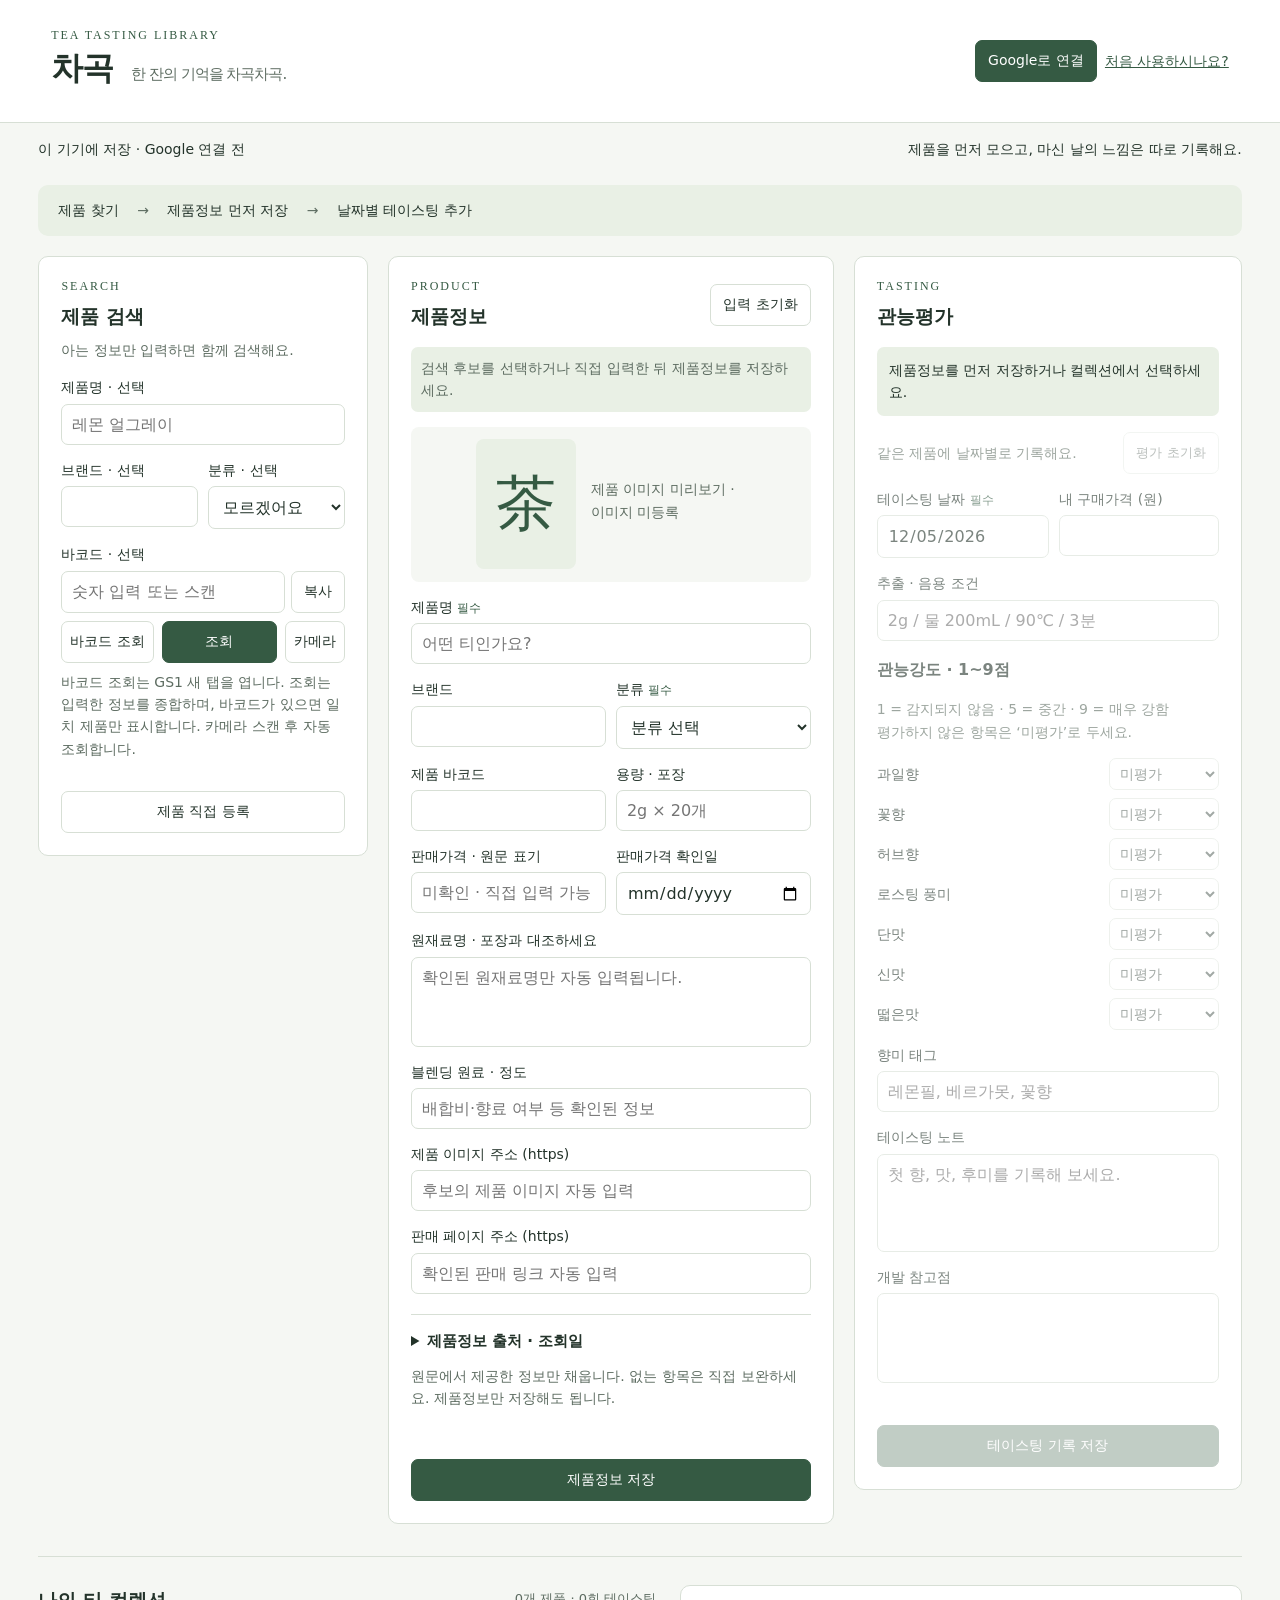
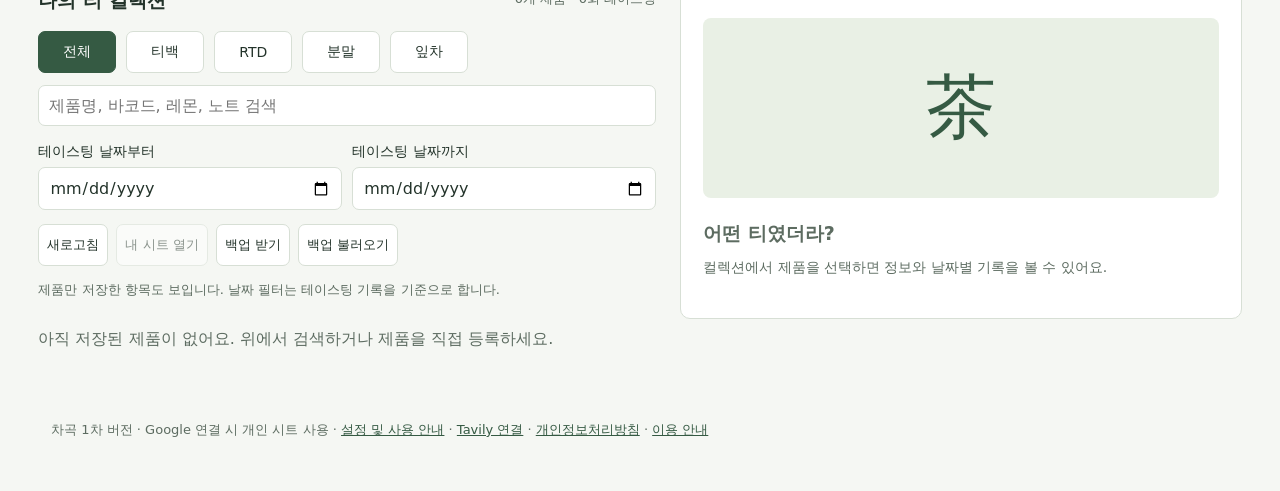
<file: index.html>
<!doctype html>
<html lang="ko"><head><meta charset="utf-8"><meta name="viewport" content="width=device-width, initial-scale=1"><meta name="referrer" content="no-referrer"><title>차곡 · Tea Library</title><link rel="stylesheet" href="style.css"><link rel="stylesheet" href="rtd.css"><link rel="stylesheet" href="lookup.css"><link rel="stylesheet" href="camera.css"><link rel="stylesheet" href="catalog.css"><script src="config.js"></script><script src="https://accounts.google.com/gsi/client" async defer></script><script type="module" src="app.mjs"></script></head>
<body><header><a href="./" id="reload-home" class="brand-home" aria-label="차곡 새로고침" title="차곡 새로고침"><p class="eyebrow">TEA TASTING LIBRARY</p><h1>차곡<span>한 잔의 기억을 차곡차곡.</span></h1></a><div class="actions"><button id="connect" class="primary">Google로 연결</button><button id="disconnect" hidden>연결 해제</button><a href="guide.html">처음 사용하시나요?</a></div></header>
<main>
<div class="notice"><span id="account">이 기기에 저장 · Google 연결 전</span><span id="status" role="status" aria-live="polite">제품을 먼저 모으고, 마신 날의 느낌은 따로 기록해요.</span></div>
<p class="flow-guide">제품 찾기 <span>→</span> 제품정보 먼저 저장 <span>→</span> 날짜별 테이스팅 추가</p>
<div class="workspace catalog-workspace">
<section class="entry search-entry" aria-labelledby="search-title"><p class="eyebrow">SEARCH</p><h2 id="search-title">제품 검색</h2><p class="help">아는 정보만 입력하면 함께 검색해요.</p>
<form id="lookup-form" novalidate>
<label for="query-name">제품명 · 선택</label><input id="query-name" name="제품명" maxlength="100" placeholder="레몬 얼그레이">
<div class="pair"><div><label for="query-brand">브랜드 · 선택</label><input id="query-brand" name="브랜드" maxlength="100"></div><div><label for="query-category">분류 · 선택</label><select id="query-category" name="분류"><option value="">모르겠어요</option><option>티백</option><option>RTD</option><option>분말</option><option>잎차</option></select></div></div>
<label for="query-barcode">바코드 · 선택</label><div class="lookup-actions barcode-input-actions"><input id="query-barcode" name="바코드" inputmode="numeric" maxlength="40" placeholder="숫자 입력 또는 스캔"><button type="button" id="copy-barcode" aria-label="바코드 복사">복사</button></div>
<div class="toolbar barcode-search-actions"><button type="button" id="lookup-gs1">바코드 조회</button><button type="submit" id="lookup-search" class="primary">조회</button><button type="button" id="scan">카메라</button></div>
<p class="help">바코드 조회는 GS1 새 탭을 엽니다. 조회는 입력한 정보를 종합하며, 바코드가 있으면 일치 제품만 표시합니다. 카메라 스캔 후 자동 조회합니다.</p>
</form>
<div id="lookup-panel" class="lookup-panel" role="region" aria-label="제품정보 조회 결과" hidden><div class="section-head"><h3>검색 후보</h3><button type="button" id="close-lookup">닫기</button></div><p id="lookup-status" role="status" aria-live="polite"></p><div id="lookup-results"></div><div id="lookup-preview" hidden></div></div>
<button type="button" id="new-product" class="full">제품 직접 등록</button></section>
<section class="entry product-entry" aria-labelledby="product-title"><div class="section-head"><div><p class="eyebrow">PRODUCT</p><h2 id="product-title">제품정보</h2></div><button type="button" id="reset-entry">입력 초기화</button></div>
<p id="product-state" class="help">검색 후보를 선택하거나 직접 입력하세요.</p>
<form id="product-form" novalidate>
<div id="product-image-preview" class="product-image-preview" aria-live="polite"><div class="tea-mark">茶</div><p class="help">제품 이미지 미리보기</p></div>
<label for="name">제품명 <span class="required">필수</span></label><input id="name" name="제품명" maxlength="200" required placeholder="어떤 티인가요?">
<div class="pair"><div><label for="brand">브랜드</label><input id="brand" name="브랜드" maxlength="150"></div><div><label for="category">분류 <span class="required">필수</span></label><select id="category" name="분류" required><option value="">분류 선택</option><option>티백</option><option>RTD</option><option>분말</option><option>잎차</option></select></div></div>
<div class="pair"><div><label for="product-barcode">제품 바코드</label><input id="product-barcode" name="바코드" inputmode="numeric" maxlength="40"></div><div><label for="volume">용량 · 포장</label><input id="volume" name="용량" placeholder="2g × 20개"></div></div>
<div class="pair"><div><label for="sale-price">판매가격 · 원문 표기</label><input id="sale-price" name="판매가격" maxlength="100" placeholder="미확인 · 직접 입력 가능"></div><div><label for="sale-date">판매가격 확인일</label><input id="sale-date" name="판매가격확인일" type="date"></div></div>
<label for="ingredients">원재료명 · 포장과 대조하세요</label><textarea id="ingredients" name="원재료표기" rows="3" maxlength="10000" placeholder="확인된 원재료명만 자동 입력됩니다."></textarea>
<label for="blend">블렌딩 원료 · 정도</label><input id="blend" name="블렌딩" placeholder="배합비·향료 여부 등 확인된 정보">
<label for="image">제품 이미지 주소 (https)</label><input id="image" name="이미지URL" type="url" placeholder="후보의 제품 이미지 자동 입력"><a id="open-image" class="product-shortcut" target="_blank" rel="noopener noreferrer" hidden>이미지 열기</a>
<label for="purchase">판매 페이지 주소 (https)</label><input id="purchase" name="구매URL" type="url" placeholder="확인된 판매 링크 자동 입력"><a id="open-purchase" class="product-shortcut" target="_blank" rel="noopener noreferrer" hidden>판매 페이지 열기</a>
<details id="product-extra"><summary>제품정보 출처 · 조회일</summary><label for="source-url">제품정보 원문 주소 (https)</label><input id="source-url" name="제품정보출처" type="url"><a id="open-source" class="product-shortcut" target="_blank" rel="noopener noreferrer" hidden>정보 원문 열기</a> <a id="open-official-notice" class="product-shortcut" target="_blank" rel="noopener noreferrer" hidden>공식몰 상품고시 열기</a><input type="hidden" name="공식몰상품고시URL"><input type="hidden" name="제품정보조회일"><input type="hidden" name="제품정보반영항목"><p id="source-summary" class="help"></p></details>
<p class="help">원문에서 제공한 정보만 채웁니다. 없는 항목은 직접 보완하세요. 제품정보만 저장해도 됩니다.</p><p id="product-error" class="error" role="alert"></p><button type="submit" id="save-product" class="primary full">제품정보 저장</button>
</form></section>
<section class="entry tasting-entry" aria-labelledby="tasting-title"><p class="eyebrow">TASTING</p><h2 id="tasting-title">관능평가</h2><p id="tasting-product" class="tasting-product">제품정보를 먼저 저장하거나 컬렉션에서 선택하세요.</p>
<form id="record-form" novalidate><fieldset id="tasting-fields" disabled><legend class="sr-only">선택한 제품의 날짜별 관능평가</legend>
<div class="section-head"><span class="help">같은 제품에 날짜별로 기록해요.</span><button type="button" id="reset-tasting">평가 초기화</button></div>
<div class="pair"><div><label for="date">테이스팅 날짜 <span class="required">필수</span></label><input type="date" id="date" name="테이스팅일" required></div><div><label for="price">내 구매가격 (원)</label><input id="price" name="가격_원" type="number" min="0" step="1"></div></div>
<label for="conditions">추출 · 음용 조건</label><input id="conditions" name="추출조건" placeholder="2g / 물 200mL / 90℃ / 3분">
<fieldset id="rtd-fields" hidden><legend>RTD 이화학 측정값 · 선택 입력</legend><div class="pair"><div><label for="brix">Brix (°Bx)</label><input id="brix" name="Brix" type="number" min="0" max="100" step="any" inputmode="decimal"></div><div><label for="ph">pH</label><input id="ph" name="pH" type="number" min="0" max="14" step="any" inputmode="decimal"></div></div><label for="acidity">적정산도 (%)</label><input id="acidity" name="산도" type="number" min="0" max="100" step="any" inputmode="decimal"><label for="acid-basis">산도 환산 기준 · 단위</label><input id="acid-basis" name="산도기준" placeholder="예: 구연산 환산, g/100mL"><p class="help">산도 입력 시 환산 기준을 함께 기록하세요.</p></fieldset>
<h3>관능강도 · 1~9점</h3><p class="help">1 = 감지되지 않음 · 5 = 중간 · 9 = 매우 강함<br>평가하지 않은 항목은 ‘미평가’로 두세요.</p><div id="sensory"></div>
<label for="tags">향미 태그</label><input id="tags" name="향미태그" placeholder="레몬필, 베르가못, 꽃향">
<label for="note">테이스팅 노트</label><textarea id="note" name="테이스팅노트" rows="4" placeholder="첫 향, 맛, 후미를 기록해 보세요."></textarea>
<label for="reference">개발 참고점</label><textarea id="reference" name="개발참고" rows="2"></textarea>
<p id="form-error" class="error" role="alert"></p><button type="submit" id="save" class="primary full">테이스팅 기록 저장</button></fieldset></form></section>
</div>
<div class="library-workspace"><section class="collection" aria-labelledby="collection-title"><div class="section-head"><h2 id="collection-title">나의 티 컬렉션</h2><span id="count" class="muted"></span></div>
<nav id="categories" aria-label="제품 분류"><button data-category="전체" aria-pressed="true">전체</button><button data-category="티백" aria-pressed="false">티백</button><button data-category="RTD" aria-pressed="false">RTD</button><button data-category="분말" aria-pressed="false">분말</button><button data-category="잎차" aria-pressed="false">잎차</button></nav>
<div class="input-action"><input id="search" aria-label="저장된 티 검색" placeholder="제품명, 바코드, 레몬, 노트 검색"><button id="clear-search" aria-label="검색어 지우기" hidden>지우기</button></div>
<div class="pair filters"><div><label for="from">테이스팅 날짜부터</label><input id="from" type="date"></div><div><label for="until">테이스팅 날짜까지</label><input id="until" type="date"></div></div><div class="toolbar"><button id="refresh">새로고침</button><button id="sheet" disabled>내 시트 열기</button><button id="export">백업 받기</button><button id="import">백업 불러오기</button><input id="import-file" type="file" accept="application/json,.json" hidden></div><p class="help">제품만 저장한 항목도 보입니다. 날짜 필터는 테이스팅 기록을 기준으로 합니다.</p><div id="list"></div><button id="more" hidden>20개 더 보기</button></section>
<aside class="detail" id="detail" aria-label="선택한 제품과 테이스팅 기록"><div class="empty"><div class="tea-mark">茶</div><h2>어떤 티였더라?</h2><p>컬렉션에서 제품을 선택하면 정보와 날짜별 기록을 볼 수 있어요.</p></div></aside></div></main>
<dialog id="camera-dialog" aria-labelledby="camera-title"><h2 id="camera-title">바코드 스캔</h2><p class="help">Edge에서도 카메라 권한을 허용하면 사용할 수 있습니다. 바코드 전체가 보이도록 거리와 조명을 조절하세요.</p><label id="camera-device-label" for="camera-device" hidden>카메라 선택</label><select id="camera-device" hidden></select><video id="camera" autoplay playsinline muted></video><p id="camera-status" role="status">카메라 준비 중</p><fieldset id="camera-settings" hidden><legend>초점 · 해상도 조절</legend><label for="camera-resolution">영상 해상도</label><select id="camera-resolution" disabled><option value="auto">자동 · 고해상도 우선</option></select><p id="camera-actual-resolution" class="help"></p><label for="camera-focus-mode">초점 모드</label><select id="camera-focus-mode" disabled><option value="">카메라 지원 확인 중</option></select><p id="camera-focus-support" class="help"></p><div id="camera-manual-focus" hidden><label for="camera-focus-distance">설정할 초점값 <output id="camera-focus-value" for="camera-focus-distance"></output></label><input id="camera-focus-distance" type="range" min="0" max="1" step="0.01" disabled><p class="help">영상을 보며 조절하세요. 슬라이더를 놓으면 적용됩니다. 값의 범위는 장치마다 다릅니다.</p></div><p id="camera-settings-status" role="status" aria-live="polite"></p></fieldset><p class="help">인식은 이 기기에서 처리합니다. 제품 조회에는 읽은 바코드 숫자만 전송합니다.</p><div class="toolbar"><button id="retry-camera">카메라 다시 시도</button><button id="close-camera">닫기</button></div></dialog>
<dialog id="reset-dialog" aria-labelledby="reset-title" aria-describedby="reset-description"><h2 id="reset-title">입력을 초기화할까요?</h2><p id="reset-description">저장하지 않은 입력을 비웁니다. 저장된 제품과 테이스팅은 유지됩니다.</p><div class="toolbar"><button type="button" id="cancel-reset" autofocus>계속 입력</button><button type="button" id="confirm-reset" class="primary">입력 초기화</button></div></dialog>
<script src="web-search-config.js"></script><footer>차곡 1차 버전 · Google 연결 시 개인 시트 사용 · <a href="guide.html">설정 및 사용 안내</a> · <a href="tavily-setup.html">Tavily 연결</a> · <a href="privacy.html">개인정보처리방침</a> · <a href="terms.html">이용 안내</a></footer></body></html>
</file>
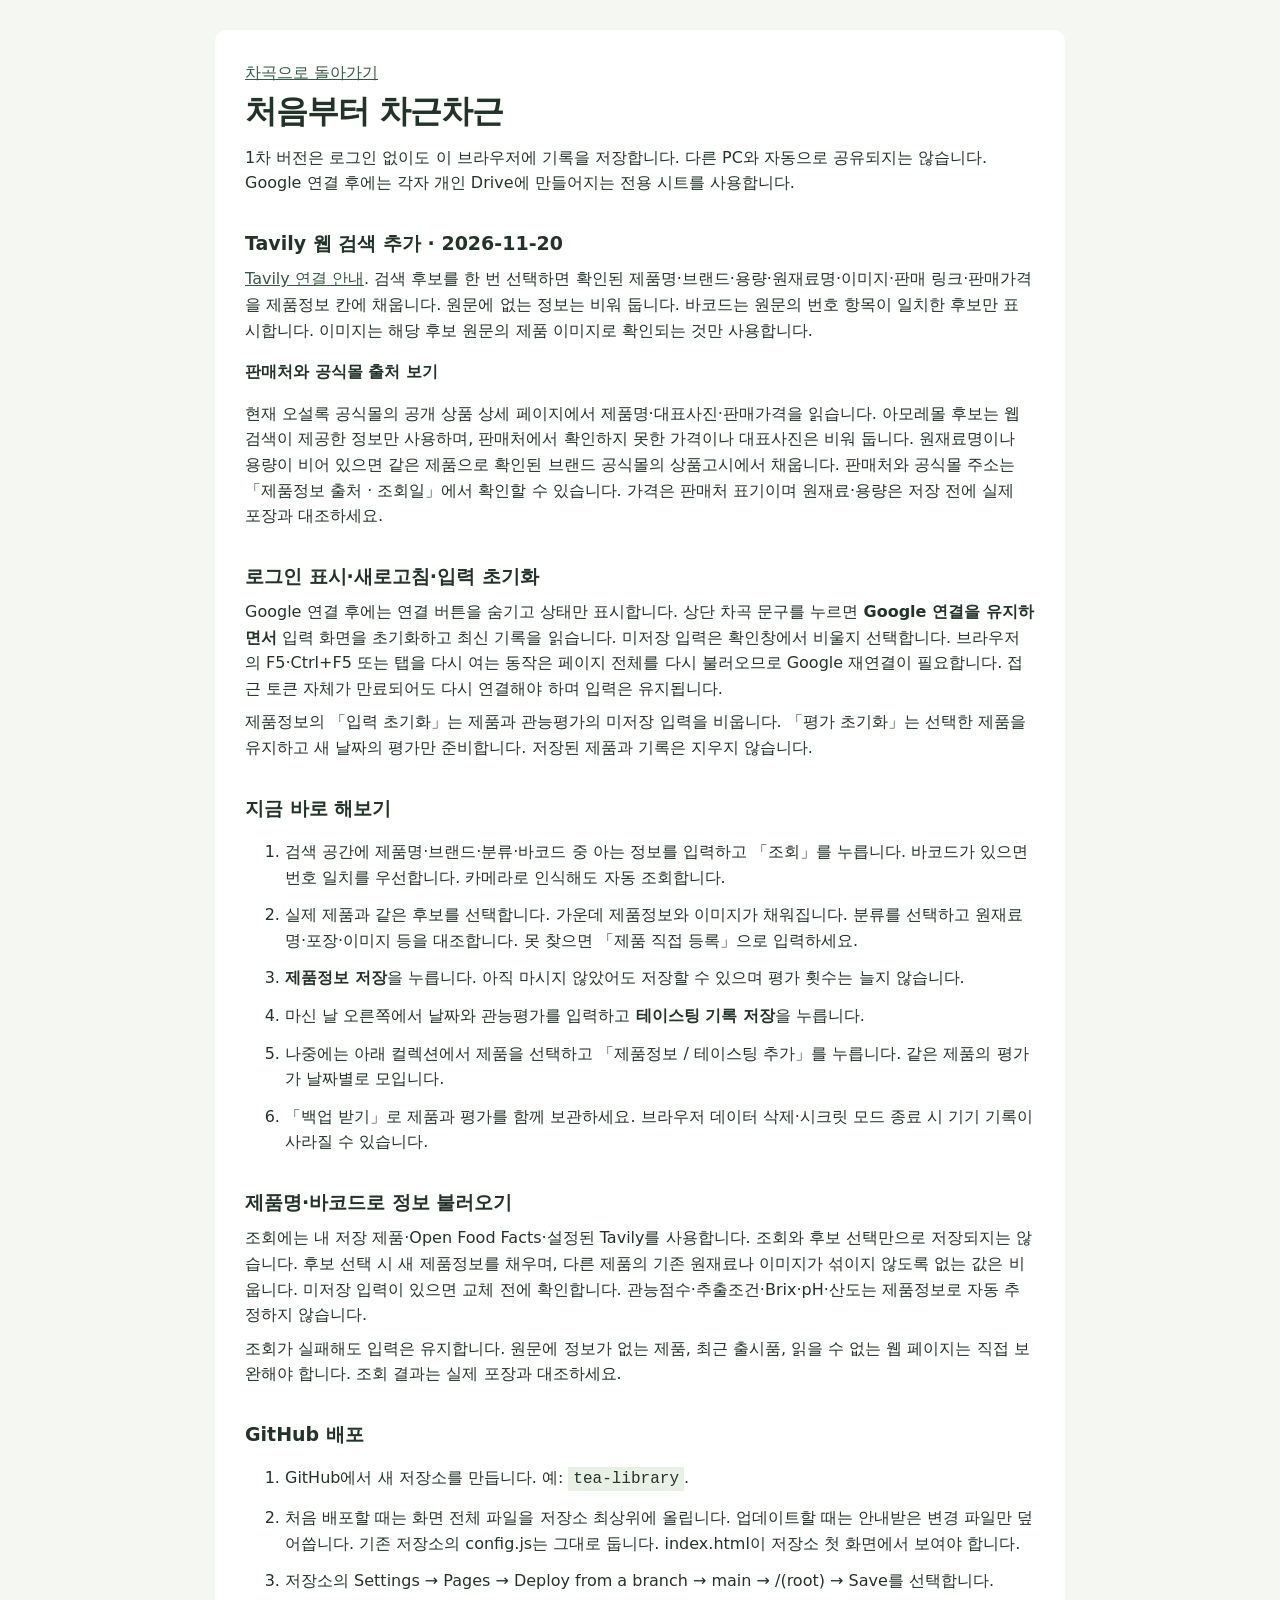
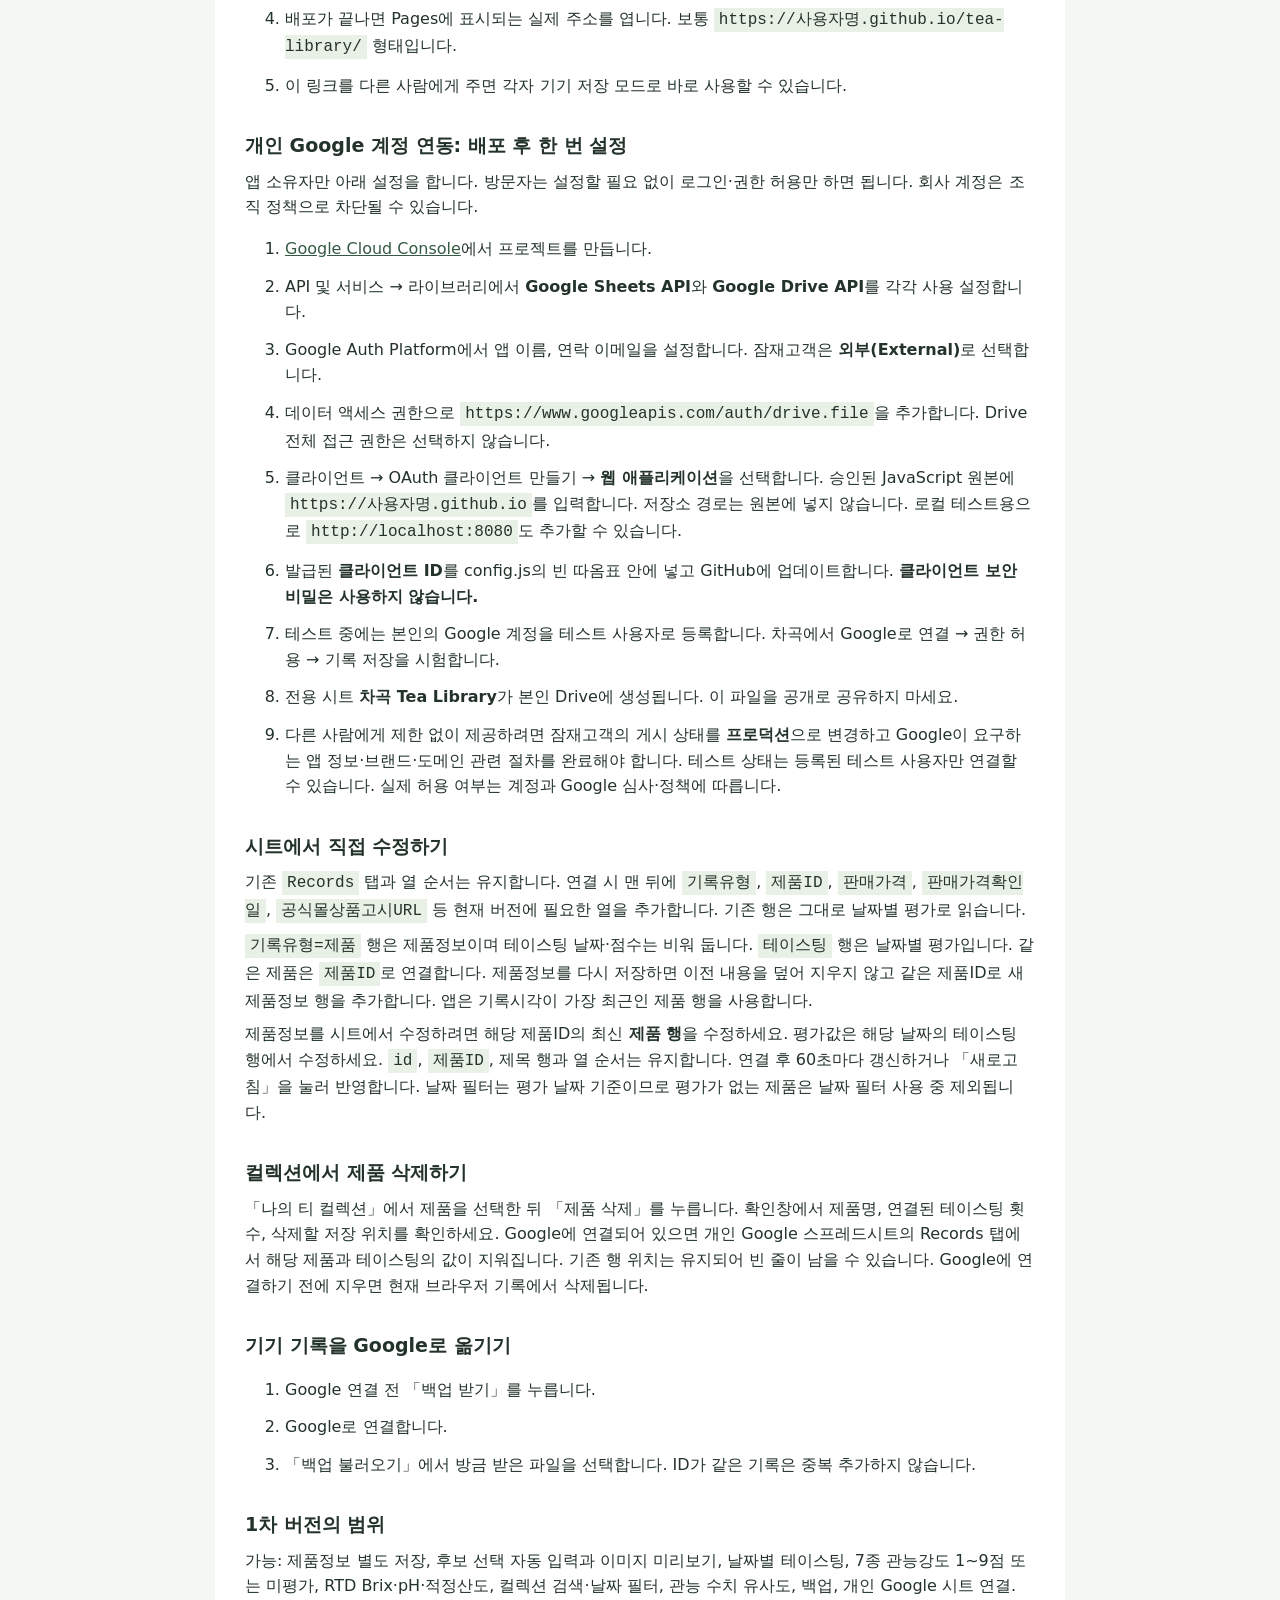
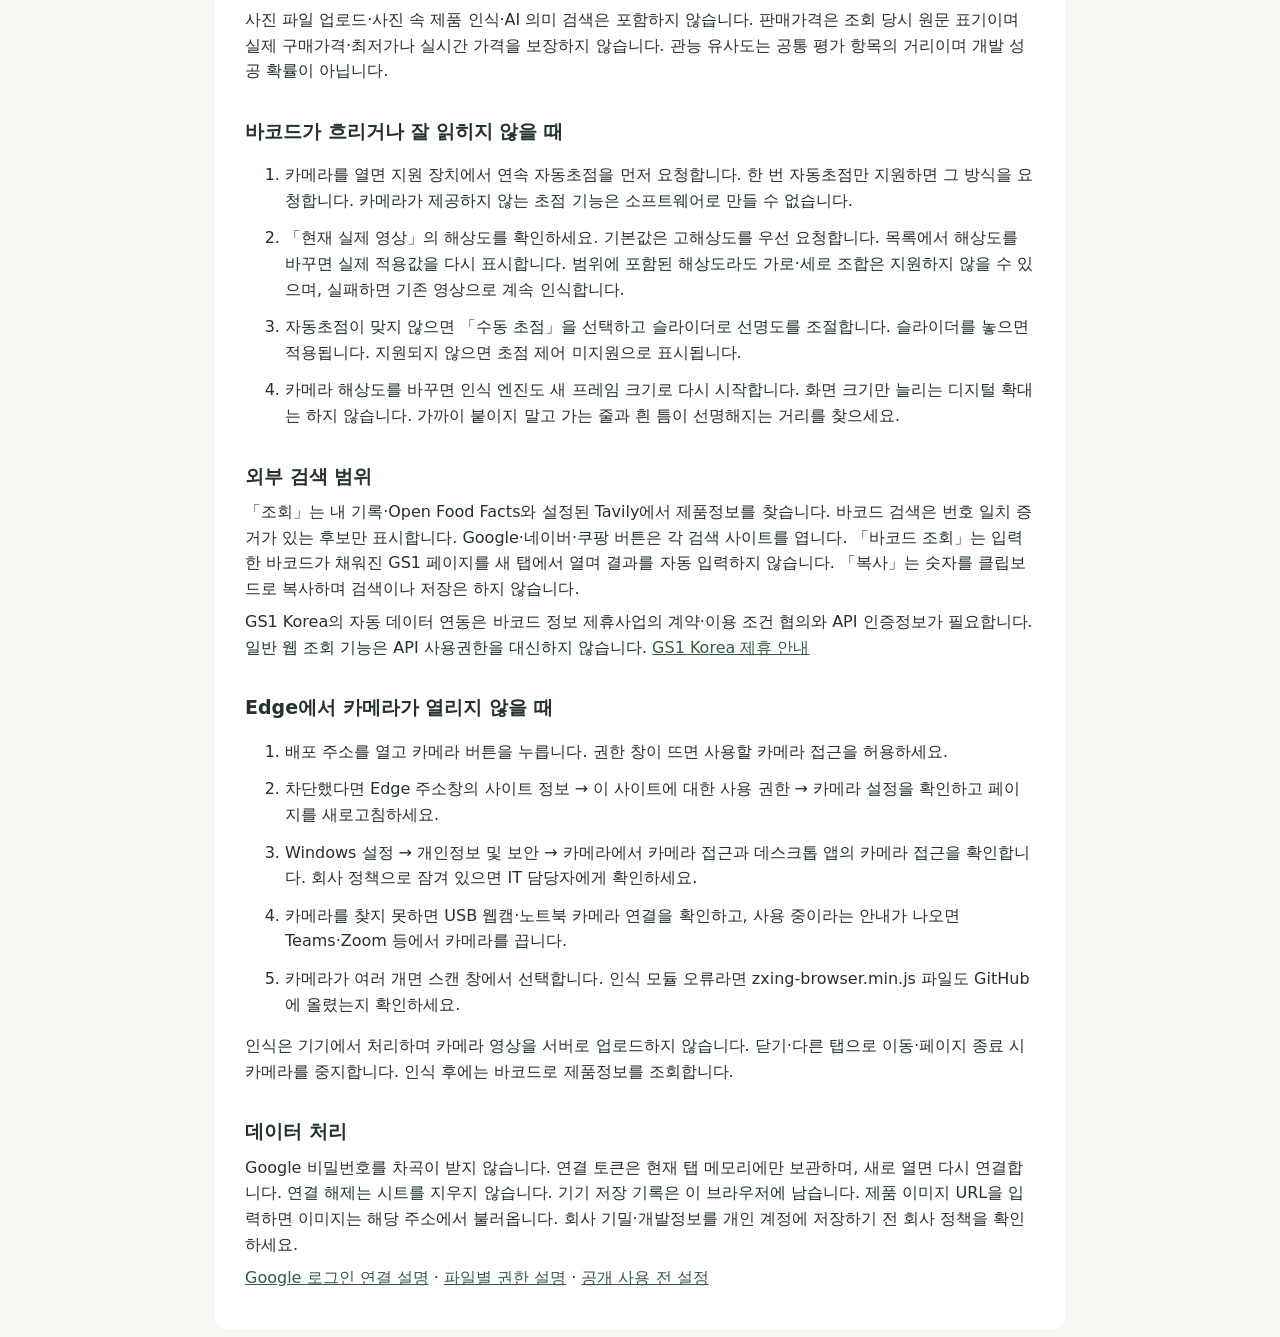
<file: guide.html>
<!doctype html><html lang="ko"><head><meta charset="utf-8"><meta name="viewport" content="width=device-width,initial-scale=1"><title>차곡 · 시작 안내</title><link rel="stylesheet" href="style.css"></head><body><article class="guide"><a href="index.html">차곡으로 돌아가기</a><h1>처음부터 차근차근</h1><p>1차 버전은 로그인 없이도 이 브라우저에 기록을 저장합니다. 다른 PC와 자동으로 공유되지는 않습니다. Google 연결 후에는 각자 개인 Drive에 만들어지는 전용 시트를 사용합니다.</p>
<h2>Tavily 웹 검색 추가 · 2026-11-20</h2><p><a href="tavily-setup.html">Tavily 연결 안내</a>. 검색 후보를 한 번 선택하면 확인된 제품명·브랜드·용량·원재료명·이미지·판매 링크·판매가격을 제품정보 칸에 채웁니다. 원문에 없는 정보는 비워 둡니다. 바코드는 원문의 번호 항목이 일치한 후보만 표시합니다. 이미지는 해당 후보 원문의 제품 이미지로 확인되는 것만 사용합니다.</p><h3>판매처와 공식몰 출처 보기</h3><p>현재 오설록 공식몰의 공개 상품 상세 페이지에서 제품명·대표사진·판매가격을 읽습니다. 아모레몰 후보는 웹 검색이 제공한 정보만 사용하며, 판매처에서 확인하지 못한 가격이나 대표사진은 비워 둡니다. 원재료명이나 용량이 비어 있으면 같은 제품으로 확인된 브랜드 공식몰의 상품고시에서 채웁니다. 판매처와 공식몰 주소는 「제품정보 출처 · 조회일」에서 확인할 수 있습니다. 가격은 판매처 표기이며 원재료·용량은 저장 전에 실제 포장과 대조하세요.</p><h2>로그인 표시·새로고침·입력 초기화</h2><p>Google 연결 후에는 연결 버튼을 숨기고 상태만 표시합니다. 상단 차곡 문구를 누르면 <strong>Google 연결을 유지하면서</strong> 입력 화면을 초기화하고 최신 기록을 읽습니다. 미저장 입력은 확인창에서 비울지 선택합니다. 브라우저의 F5·Ctrl+F5 또는 탭을 다시 여는 동작은 페이지 전체를 다시 불러오므로 Google 재연결이 필요합니다. 접근 토큰 자체가 만료되어도 다시 연결해야 하며 입력은 유지됩니다.</p><p>제품정보의 「입력 초기화」는 제품과 관능평가의 미저장 입력을 비웁니다. 「평가 초기화」는 선택한 제품을 유지하고 새 날짜의 평가만 준비합니다. 저장된 제품과 기록은 지우지 않습니다.</p><h2>지금 바로 해보기</h2><ol><li>검색 공간에 제품명·브랜드·분류·바코드 중 아는 정보를 입력하고 「조회」를 누릅니다. 바코드가 있으면 번호 일치를 우선합니다. 카메라로 인식해도 자동 조회합니다.</li><li>실제 제품과 같은 후보를 선택합니다. 가운데 제품정보와 이미지가 채워집니다. 분류를 선택하고 원재료명·포장·이미지 등을 대조합니다. 못 찾으면 「제품 직접 등록」으로 입력하세요.</li><li><strong>제품정보 저장</strong>을 누릅니다. 아직 마시지 않았어도 저장할 수 있으며 평가 횟수는 늘지 않습니다.</li><li>마신 날 오른쪽에서 날짜와 관능평가를 입력하고 <strong>테이스팅 기록 저장</strong>을 누릅니다.</li><li>나중에는 아래 컬렉션에서 제품을 선택하고 「제품정보 / 테이스팅 추가」를 누릅니다. 같은 제품의 평가가 날짜별로 모입니다.</li><li>「백업 받기」로 제품과 평가를 함께 보관하세요. 브라우저 데이터 삭제·시크릿 모드 종료 시 기기 기록이 사라질 수 있습니다.</li></ol><h2>제품명·바코드로 정보 불러오기</h2><p>조회에는 내 저장 제품·Open Food Facts·설정된 Tavily를 사용합니다. 조회와 후보 선택만으로 저장되지는 않습니다. 후보 선택 시 새 제품정보를 채우며, 다른 제품의 기존 원재료나 이미지가 섞이지 않도록 없는 값은 비웁니다. 미저장 입력이 있으면 교체 전에 확인합니다. 관능점수·추출조건·Brix·pH·산도는 제품정보로 자동 추정하지 않습니다.</p><p>조회가 실패해도 입력은 유지합니다. 원문에 정보가 없는 제품, 최근 출시품, 읽을 수 없는 웹 페이지는 직접 보완해야 합니다. 조회 결과는 실제 포장과 대조하세요.</p><h2>GitHub 배포</h2><ol><li>GitHub에서 새 저장소를 만듭니다. 예: <code>tea-library</code>.</li><li>처음 배포할 때는 화면 전체 파일을 저장소 최상위에 올립니다. 업데이트할 때는 안내받은 변경 파일만 덮어씁니다. 기존 저장소의 config.js는 그대로 둡니다. index.html이 저장소 첫 화면에서 보여야 합니다.</li><li>저장소의 Settings → Pages → Deploy from a branch → main → /(root) → Save를 선택합니다.</li><li>배포가 끝나면 Pages에 표시되는 실제 주소를 엽니다. 보통 <code>https://사용자명.github.io/tea-library/</code> 형태입니다.</li><li>이 링크를 다른 사람에게 주면 각자 기기 저장 모드로 바로 사용할 수 있습니다.</li></ol>
<h2>개인 Google 계정 연동: 배포 후 한 번 설정</h2><p>앱 소유자만 아래 설정을 합니다. 방문자는 설정할 필요 없이 로그인·권한 허용만 하면 됩니다. 회사 계정은 조직 정책으로 차단될 수 있습니다.</p><ol><li><a href="https://console.cloud.google.com/" target="_blank" rel="noopener noreferrer">Google Cloud Console</a>에서 프로젝트를 만듭니다.</li><li>API 및 서비스 → 라이브러리에서 <strong>Google Sheets API</strong>와 <strong>Google Drive API</strong>를 각각 사용 설정합니다.</li><li>Google Auth Platform에서 앱 이름, 연락 이메일을 설정합니다. 잠재고객은 <strong>외부(External)</strong>로 선택합니다.</li><li>데이터 액세스 권한으로 <code>https://www.googleapis.com/auth/drive.file</code>을 추가합니다. Drive 전체 접근 권한은 선택하지 않습니다.</li><li>클라이언트 → OAuth 클라이언트 만들기 → <strong>웹 애플리케이션</strong>을 선택합니다. 승인된 JavaScript 원본에 <code>https://사용자명.github.io</code>를 입력합니다. 저장소 경로는 원본에 넣지 않습니다. 로컬 테스트용으로 <code>http://localhost:8080</code>도 추가할 수 있습니다.</li><li>발급된 <strong>클라이언트 ID</strong>를 config.js의 빈 따옴표 안에 넣고 GitHub에 업데이트합니다. <strong>클라이언트 보안 비밀은 사용하지 않습니다.</strong></li><li>테스트 중에는 본인의 Google 계정을 테스트 사용자로 등록합니다. 차곡에서 Google로 연결 → 권한 허용 → 기록 저장을 시험합니다.</li><li>전용 시트 <strong>차곡 Tea Library</strong>가 본인 Drive에 생성됩니다. 이 파일을 공개로 공유하지 마세요.</li><li>다른 사람에게 제한 없이 제공하려면 잠재고객의 게시 상태를 <strong>프로덕션</strong>으로 변경하고 Google이 요구하는 앱 정보·브랜드·도메인 관련 절차를 완료해야 합니다. 테스트 상태는 등록된 테스트 사용자만 연결할 수 있습니다. 실제 허용 여부는 계정과 Google 심사·정책에 따릅니다.</li></ol>
<h2>시트에서 직접 수정하기</h2><p>기존 <code>Records</code> 탭과 열 순서는 유지합니다. 연결 시 맨 뒤에 <code>기록유형</code>, <code>제품ID</code>, <code>판매가격</code>, <code>판매가격확인일</code>, <code>공식몰상품고시URL</code> 등 현재 버전에 필요한 열을 추가합니다. 기존 행은 그대로 날짜별 평가로 읽습니다.</p><p><code>기록유형=제품</code> 행은 제품정보이며 테이스팅 날짜·점수는 비워 둡니다. <code>테이스팅</code> 행은 날짜별 평가입니다. 같은 제품은 <code>제품ID</code>로 연결합니다. 제품정보를 다시 저장하면 이전 내용을 덮어 지우지 않고 같은 제품ID로 새 제품정보 행을 추가합니다. 앱은 기록시각이 가장 최근인 제품 행을 사용합니다.</p><p>제품정보를 시트에서 수정하려면 해당 제품ID의 최신 <strong>제품 행</strong>을 수정하세요. 평가값은 해당 날짜의 테이스팅 행에서 수정하세요. <code>id</code>, <code>제품ID</code>, 제목 행과 열 순서는 유지합니다. 연결 후 60초마다 갱신하거나 「새로고침」을 눌러 반영합니다. 날짜 필터는 평가 날짜 기준이므로 평가가 없는 제품은 날짜 필터 사용 중 제외됩니다.</p><h2>컬렉션에서 제품 삭제하기</h2><p>「나의 티 컬렉션」에서 제품을 선택한 뒤 「제품 삭제」를 누릅니다. 확인창에서 제품명, 연결된 테이스팅 횟수, 삭제할 저장 위치를 확인하세요. Google에 연결되어 있으면 개인 Google 스프레드시트의 Records 탭에서 해당 제품과 테이스팅의 값이 지워집니다. 기존 행 위치는 유지되어 빈 줄이 남을 수 있습니다. Google에 연결하기 전에 지우면 현재 브라우저 기록에서 삭제됩니다.</p><h2>기기 기록을 Google로 옮기기</h2><ol><li>Google 연결 전 「백업 받기」를 누릅니다.</li><li>Google로 연결합니다.</li><li>「백업 불러오기」에서 방금 받은 파일을 선택합니다. ID가 같은 기록은 중복 추가하지 않습니다.</li></ol>
<h2>1차 버전의 범위</h2><p>가능: 제품정보 별도 저장, 후보 선택 자동 입력과 이미지 미리보기, 날짜별 테이스팅, 7종 관능강도 1~9점 또는 미평가, RTD Brix·pH·적정산도, 컬렉션 검색·날짜 필터, 관능 수치 유사도, 백업, 개인 Google 시트 연결.</p><p>사진 파일 업로드·사진 속 제품 인식·AI 의미 검색은 포함하지 않습니다. 판매가격은 조회 당시 원문 표기이며 실제 구매가격·최저가나 실시간 가격을 보장하지 않습니다. 관능 유사도는 공통 평가 항목의 거리이며 개발 성공 확률이 아닙니다.</p><h2>바코드가 흐리거나 잘 읽히지 않을 때</h2><ol><li>카메라를 열면 지원 장치에서 연속 자동초점을 먼저 요청합니다. 한 번 자동초점만 지원하면 그 방식을 요청합니다. 카메라가 제공하지 않는 초점 기능은 소프트웨어로 만들 수 없습니다.</li><li>「현재 실제 영상」의 해상도를 확인하세요. 기본값은 고해상도를 우선 요청합니다. 목록에서 해상도를 바꾸면 실제 적용값을 다시 표시합니다. 범위에 포함된 해상도라도 가로·세로 조합은 지원하지 않을 수 있으며, 실패하면 기존 영상으로 계속 인식합니다.</li><li>자동초점이 맞지 않으면 「수동 초점」을 선택하고 슬라이더로 선명도를 조절합니다. 슬라이더를 놓으면 적용됩니다. 지원되지 않으면 초점 제어 미지원으로 표시됩니다.</li><li>카메라 해상도를 바꾸면 인식 엔진도 새 프레임 크기로 다시 시작합니다. 화면 크기만 늘리는 디지털 확대는 하지 않습니다. 가까이 붙이지 말고 가는 줄과 흰 틈이 선명해지는 거리를 찾으세요.</li></ol>
<h2>외부 검색 범위</h2><p>「조회」는 내 기록·Open Food Facts와 설정된 Tavily에서 제품정보를 찾습니다. 바코드 검색은 번호 일치 증거가 있는 후보만 표시합니다. Google·네이버·쿠팡 버튼은 각 검색 사이트를 엽니다. 「바코드 조회」는 입력한 바코드가 채워진 GS1 페이지를 새 탭에서 열며 결과를 자동 입력하지 않습니다. 「복사」는 숫자를 클립보드로 복사하며 검색이나 저장은 하지 않습니다.</p><p>GS1 Korea의 자동 데이터 연동은 바코드 정보 제휴사업의 계약·이용 조건 협의와 API 인증정보가 필요합니다. 일반 웹 조회 기능은 API 사용권한을 대신하지 않습니다. <a href="https://www.gs1kr.org/front/service/appl/BcdInfoAllianceBusiness.asp">GS1 Korea 제휴 안내</a></p>
<h2>Edge에서 카메라가 열리지 않을 때</h2><ol><li>배포 주소를 열고 카메라 버튼을 누릅니다. 권한 창이 뜨면 사용할 카메라 접근을 허용하세요.</li><li>차단했다면 Edge 주소창의 사이트 정보 → 이 사이트에 대한 사용 권한 → 카메라 설정을 확인하고 페이지를 새로고침하세요.</li><li>Windows 설정 → 개인정보 및 보안 → 카메라에서 카메라 접근과 데스크톱 앱의 카메라 접근을 확인합니다. 회사 정책으로 잠겨 있으면 IT 담당자에게 확인하세요.</li><li>카메라를 찾지 못하면 USB 웹캠·노트북 카메라 연결을 확인하고, 사용 중이라는 안내가 나오면 Teams·Zoom 등에서 카메라를 끕니다.</li><li>카메라가 여러 개면 스캔 창에서 선택합니다. 인식 모듈 오류라면 zxing-browser.min.js 파일도 GitHub에 올렸는지 확인하세요.</li></ol><p>인식은 기기에서 처리하며 카메라 영상을 서버로 업로드하지 않습니다. 닫기·다른 탭으로 이동·페이지 종료 시 카메라를 중지합니다. 인식 후에는 바코드로 제품정보를 조회합니다.</p>
<h2>데이터 처리</h2><p>Google 비밀번호를 차곡이 받지 않습니다. 연결 토큰은 현재 탭 메모리에만 보관하며, 새로 열면 다시 연결합니다. 연결 해제는 시트를 지우지 않습니다. 기기 저장 기록은 이 브라우저에 남습니다. 제품 이미지 URL을 입력하면 이미지는 해당 주소에서 불러옵니다. 회사 기밀·개발정보를 개인 계정에 저장하기 전 회사 정책을 확인하세요.</p><p><a href="https://developers.google.com/identity/oauth2/web/guides/use-token-model">Google 로그인 연결 설명</a> · <a href="https://developers.google.com/workspace/drive/api/guides/api-specific-auth">파일별 권한 설명</a> · <a href="https://developers.google.com/identity/protocols/oauth2/production-readiness/overview">공개 사용 전 설정</a></p></article></body></html>
</file>
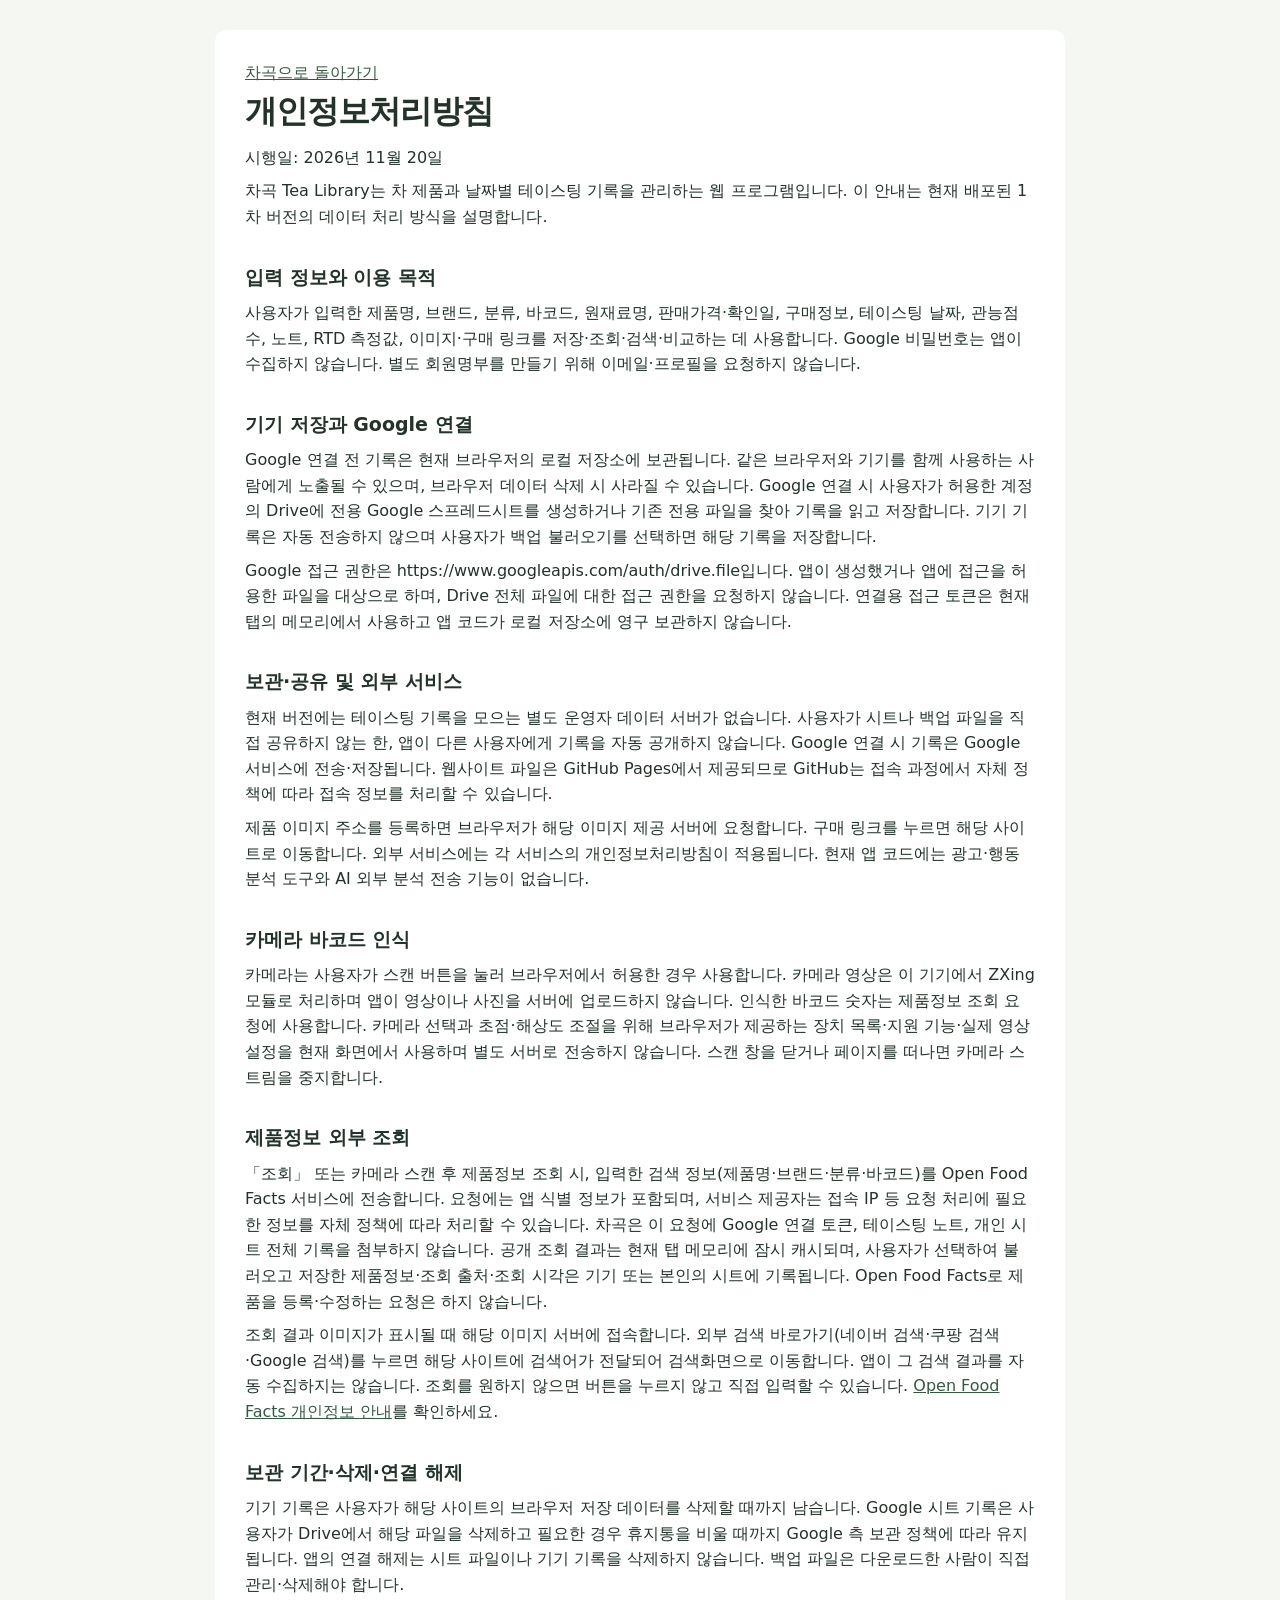
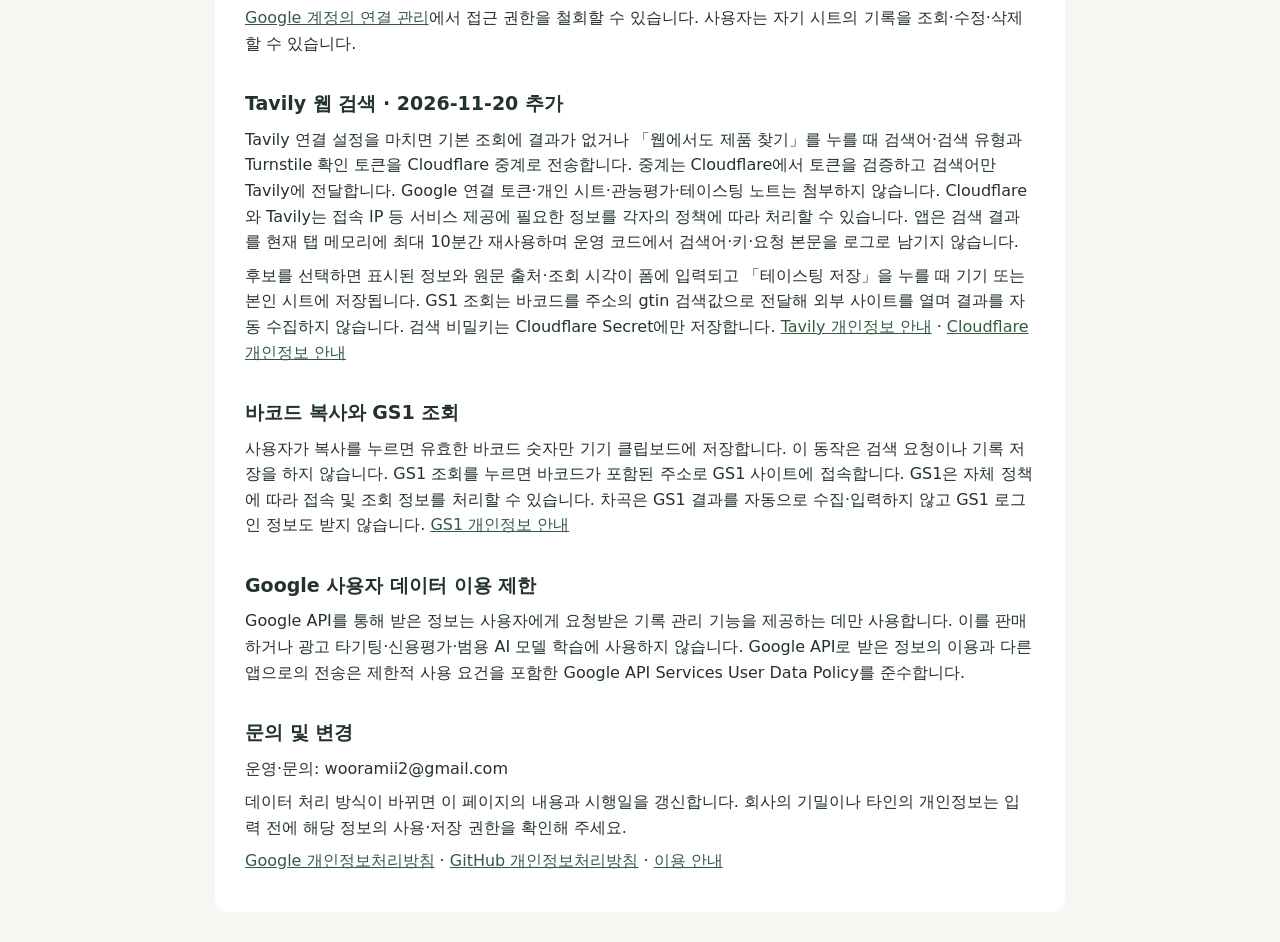
<file: privacy.html>
<!doctype html><html lang="ko"><head><meta charset="utf-8"><meta name="viewport" content="width=device-width,initial-scale=1"><title>차곡 · 개인정보처리방침</title><link rel="stylesheet" href="style.css"></head><body><article class="guide"><a href="index.html">차곡으로 돌아가기</a><h1>개인정보처리방침</h1><p>시행일: 2026년 11월 20일</p><p>차곡 Tea Library는 차 제품과 날짜별 테이스팅 기록을 관리하는 웹 프로그램입니다. 이 안내는 현재 배포된 1차 버전의 데이터 처리 방식을 설명합니다.</p>
<h2>입력 정보와 이용 목적</h2><p>사용자가 입력한 제품명, 브랜드, 분류, 바코드, 원재료명, 판매가격·확인일, 구매정보, 테이스팅 날짜, 관능점수, 노트, RTD 측정값, 이미지·구매 링크를 저장·조회·검색·비교하는 데 사용합니다. Google 비밀번호는 앱이 수집하지 않습니다. 별도 회원명부를 만들기 위해 이메일·프로필을 요청하지 않습니다.</p>
<h2>기기 저장과 Google 연결</h2><p>Google 연결 전 기록은 현재 브라우저의 로컬 저장소에 보관됩니다. 같은 브라우저와 기기를 함께 사용하는 사람에게 노출될 수 있으며, 브라우저 데이터 삭제 시 사라질 수 있습니다. Google 연결 시 사용자가 허용한 계정의 Drive에 전용 Google 스프레드시트를 생성하거나 기존 전용 파일을 찾아 기록을 읽고 저장합니다. 기기 기록은 자동 전송하지 않으며 사용자가 백업 불러오기를 선택하면 해당 기록을 저장합니다.</p><p>Google 접근 권한은 https://www.googleapis.com/auth/drive.file입니다. 앱이 생성했거나 앱에 접근을 허용한 파일을 대상으로 하며, Drive 전체 파일에 대한 접근 권한을 요청하지 않습니다. 연결용 접근 토큰은 현재 탭의 메모리에서 사용하고 앱 코드가 로컬 저장소에 영구 보관하지 않습니다.</p>
<h2>보관·공유 및 외부 서비스</h2><p>현재 버전에는 테이스팅 기록을 모으는 별도 운영자 데이터 서버가 없습니다. 사용자가 시트나 백업 파일을 직접 공유하지 않는 한, 앱이 다른 사용자에게 기록을 자동 공개하지 않습니다. Google 연결 시 기록은 Google 서비스에 전송·저장됩니다. 웹사이트 파일은 GitHub Pages에서 제공되므로 GitHub는 접속 과정에서 자체 정책에 따라 접속 정보를 처리할 수 있습니다.</p><p>제품 이미지 주소를 등록하면 브라우저가 해당 이미지 제공 서버에 요청합니다. 구매 링크를 누르면 해당 사이트로 이동합니다. 외부 서비스에는 각 서비스의 개인정보처리방침이 적용됩니다. 현재 앱 코드에는 광고·행동분석 도구와 AI 외부 분석 전송 기능이 없습니다.</p>
<h2>카메라 바코드 인식</h2><p>카메라는 사용자가 스캔 버튼을 눌러 브라우저에서 허용한 경우 사용합니다. 카메라 영상은 이 기기에서 ZXing 모듈로 처리하며 앱이 영상이나 사진을 서버에 업로드하지 않습니다. 인식한 바코드 숫자는 제품정보 조회 요청에 사용합니다. 카메라 선택과 초점·해상도 조절을 위해 브라우저가 제공하는 장치 목록·지원 기능·실제 영상 설정을 현재 화면에서 사용하며 별도 서버로 전송하지 않습니다. 스캔 창을 닫거나 페이지를 떠나면 카메라 스트림을 중지합니다.</p><h2>제품정보 외부 조회</h2><p>「조회」 또는 카메라 스캔 후 제품정보 조회 시, 입력한 검색 정보(제품명·브랜드·분류·바코드)를 Open Food Facts 서비스에 전송합니다. 요청에는 앱 식별 정보가 포함되며, 서비스 제공자는 접속 IP 등 요청 처리에 필요한 정보를 자체 정책에 따라 처리할 수 있습니다. 차곡은 이 요청에 Google 연결 토큰, 테이스팅 노트, 개인 시트 전체 기록을 첨부하지 않습니다. 공개 조회 결과는 현재 탭 메모리에 잠시 캐시되며, 사용자가 선택하여 불러오고 저장한 제품정보·조회 출처·조회 시각은 기기 또는 본인의 시트에 기록됩니다. Open Food Facts로 제품을 등록·수정하는 요청은 하지 않습니다.</p><p>조회 결과 이미지가 표시될 때 해당 이미지 서버에 접속합니다. 외부 검색 바로가기(네이버 검색·쿠팡 검색·Google 검색)를 누르면 해당 사이트에 검색어가 전달되어 검색화면으로 이동합니다. 앱이 그 검색 결과를 자동 수집하지는 않습니다. 조회를 원하지 않으면 버튼을 누르지 않고 직접 입력할 수 있습니다. <a href="https://world.openfoodfacts.org/privacy">Open Food Facts 개인정보 안내</a>를 확인하세요.</p>
<h2>보관 기간·삭제·연결 해제</h2><p>기기 기록은 사용자가 해당 사이트의 브라우저 저장 데이터를 삭제할 때까지 남습니다. Google 시트 기록은 사용자가 Drive에서 해당 파일을 삭제하고 필요한 경우 휴지통을 비울 때까지 Google 측 보관 정책에 따라 유지됩니다. 앱의 연결 해제는 시트 파일이나 기기 기록을 삭제하지 않습니다. 백업 파일은 다운로드한 사람이 직접 관리·삭제해야 합니다.</p><p><a href="https://myaccount.google.com/connections" target="_blank" rel="noopener noreferrer">Google 계정의 연결 관리</a>에서 접근 권한을 철회할 수 있습니다. 사용자는 자기 시트의 기록을 조회·수정·삭제할 수 있습니다.</p>
<h2>Tavily 웹 검색 · 2026-11-20 추가</h2><p>Tavily 연결 설정을 마치면 기본 조회에 결과가 없거나 「웹에서도 제품 찾기」를 누를 때 검색어·검색 유형과 Turnstile 확인 토큰을 Cloudflare 중계로 전송합니다. 중계는 Cloudflare에서 토큰을 검증하고 검색어만 Tavily에 전달합니다. Google 연결 토큰·개인 시트·관능평가·테이스팅 노트는 첨부하지 않습니다. Cloudflare와 Tavily는 접속 IP 등 서비스 제공에 필요한 정보를 각자의 정책에 따라 처리할 수 있습니다. 앱은 검색 결과를 현재 탭 메모리에 최대 10분간 재사용하며 운영 코드에서 검색어·키·요청 본문을 로그로 남기지 않습니다.</p><p>후보를 선택하면 표시된 정보와 원문 출처·조회 시각이 폼에 입력되고 「테이스팅 저장」을 누를 때 기기 또는 본인 시트에 저장됩니다. GS1 조회는 바코드를 주소의 gtin 검색값으로 전달해 외부 사이트를 열며 결과를 자동 수집하지 않습니다. 검색 비밀키는 Cloudflare Secret에만 저장합니다. <a href="https://www.tavily.com/privacy">Tavily 개인정보 안내</a> · <a href="https://www.cloudflare.com/privacypolicy/">Cloudflare 개인정보 안내</a></p>
<h2>바코드 복사와 GS1 조회</h2><p>사용자가 복사를 누르면 유효한 바코드 숫자만 기기 클립보드에 저장합니다. 이 동작은 검색 요청이나 기록 저장을 하지 않습니다. GS1 조회를 누르면 바코드가 포함된 주소로 GS1 사이트에 접속합니다. GS1은 자체 정책에 따라 접속 및 조회 정보를 처리할 수 있습니다. 차곡은 GS1 결과를 자동으로 수집·입력하지 않고 GS1 로그인 정보도 받지 않습니다. <a href="https://www.gs1.org/privacy-policy">GS1 개인정보 안내</a></p><h2>Google 사용자 데이터 이용 제한</h2><p>Google API를 통해 받은 정보는 사용자에게 요청받은 기록 관리 기능을 제공하는 데만 사용합니다. 이를 판매하거나 광고 타기팅·신용평가·범용 AI 모델 학습에 사용하지 않습니다. Google API로 받은 정보의 이용과 다른 앱으로의 전송은 제한적 사용 요건을 포함한 Google API Services User Data Policy를 준수합니다.</p>
<h2>문의 및 변경</h2><p>운영·문의: wooramii2@gmail.com</p><p>데이터 처리 방식이 바뀌면 이 페이지의 내용과 시행일을 갱신합니다. 회사의 기밀이나 타인의 개인정보는 입력 전에 해당 정보의 사용·저장 권한을 확인해 주세요.</p><p><a href="https://policies.google.com/privacy">Google 개인정보처리방침</a> · <a href="https://docs.github.com/en/site-policy/privacy-policies/github-general-privacy-statement">GitHub 개인정보처리방침</a> · <a href="terms.html">이용 안내</a></p></article></body></html>
</file>
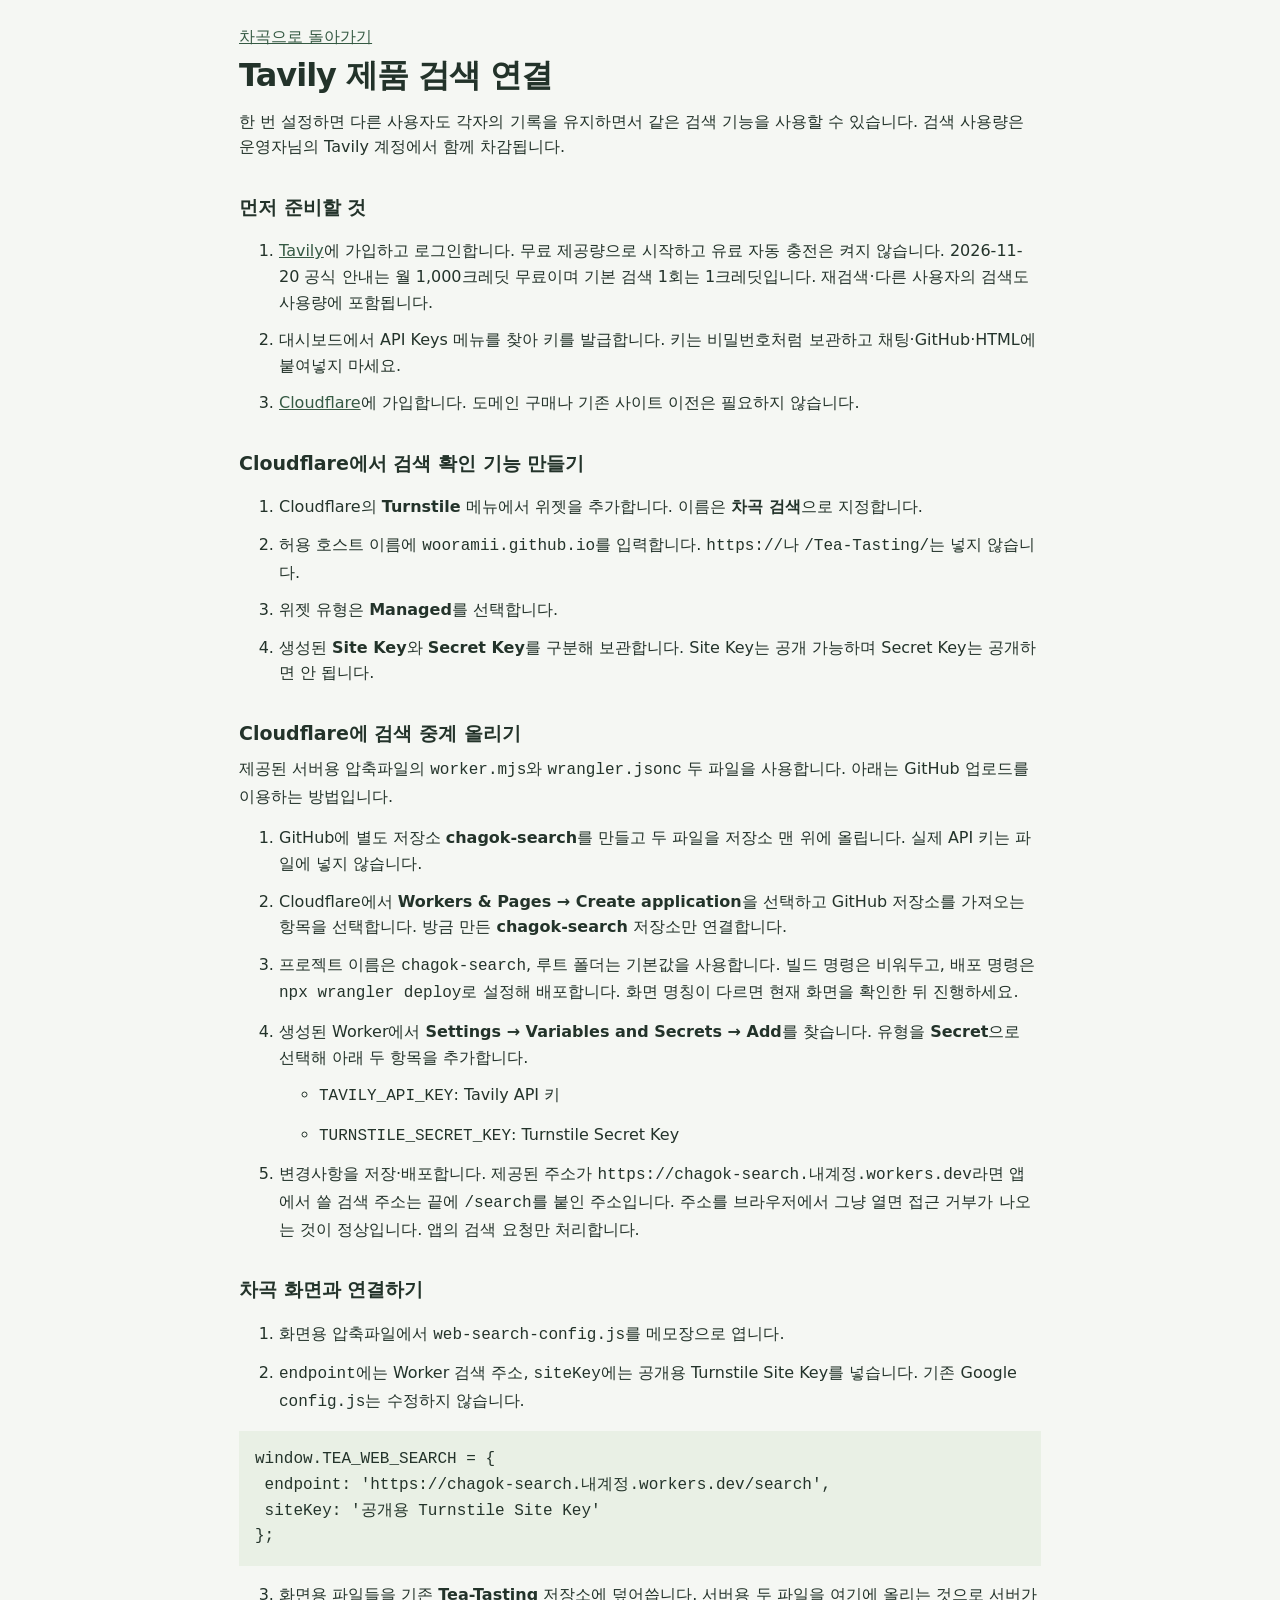
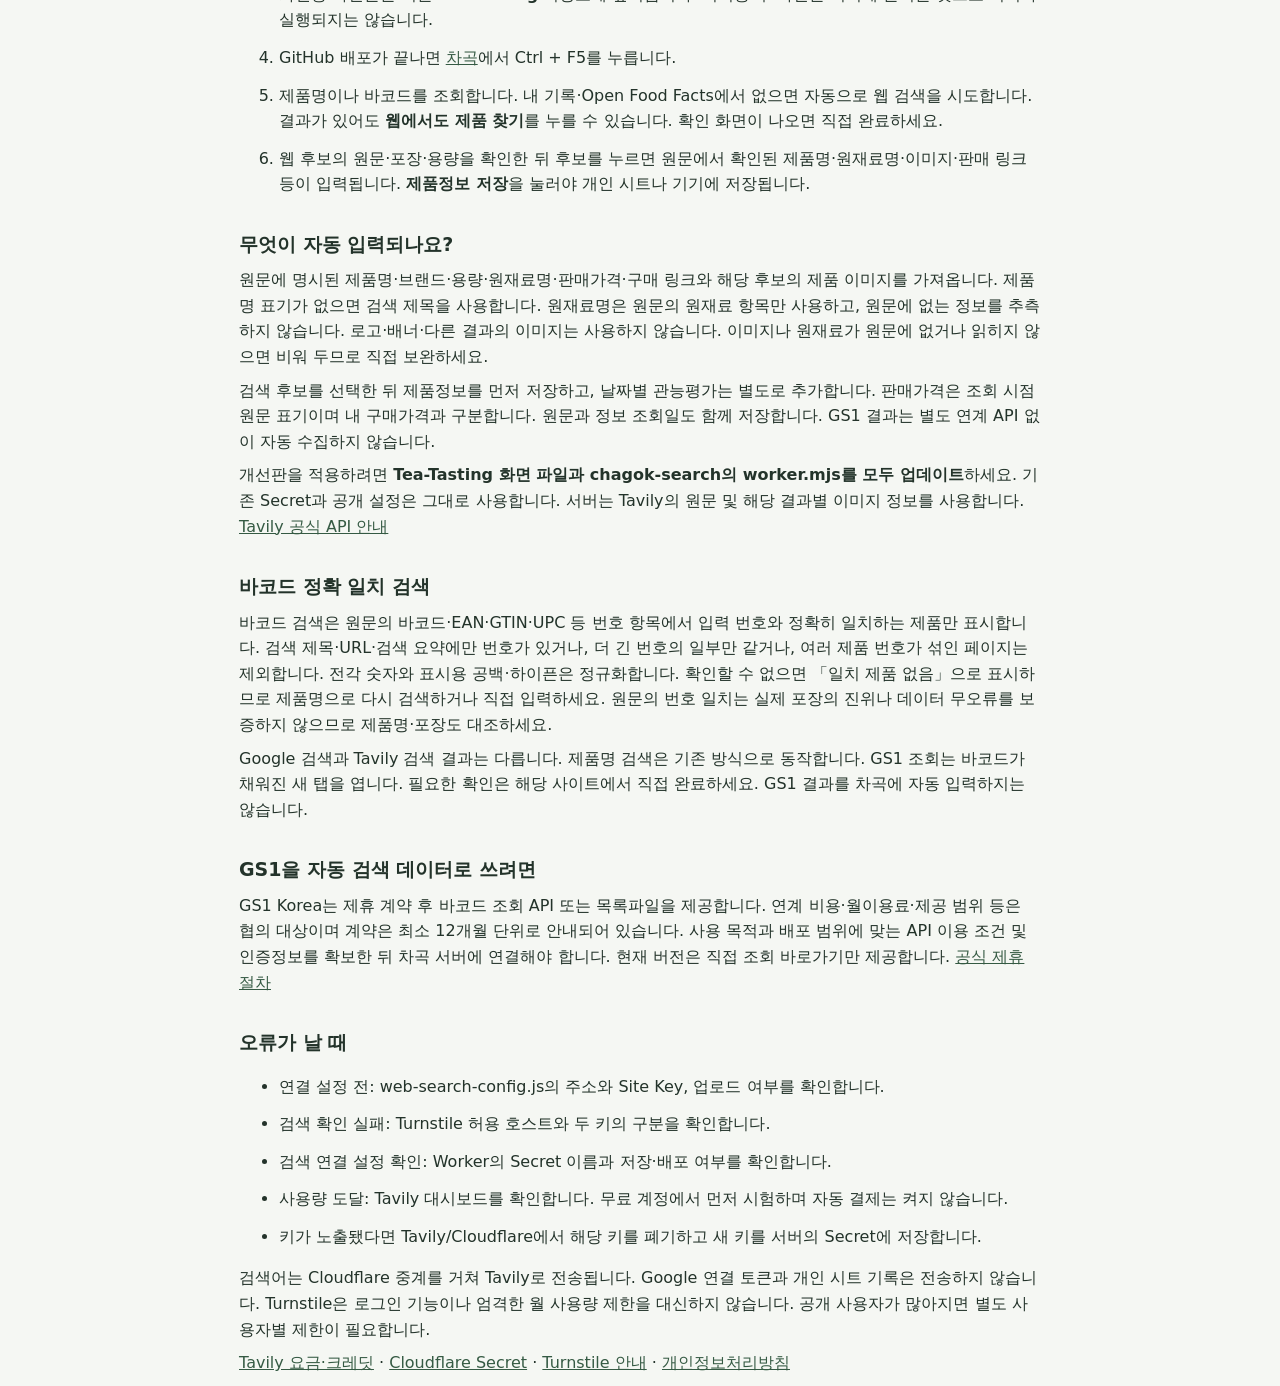
<file: tavily-setup.html>
<!doctype html><html lang="ko"><head><meta charset="utf-8"><meta name="viewport" content="width=device-width,initial-scale=1"><title>Tavily 연결 안내 · 차곡</title><link rel="stylesheet" href="style.css"><style>article{max-width:850px;margin:auto;padding:24px}code{overflow-wrap:anywhere}pre{white-space:pre-wrap;overflow-wrap:anywhere;background:var(--wash);padding:16px}li{margin:12px 0}h2{margin-top:32px}</style></head><body><article>
<a href="index.html">차곡으로 돌아가기</a><h1>Tavily 제품 검색 연결</h1><p>한 번 설정하면 다른 사용자도 각자의 기록을 유지하면서 같은 검색 기능을 사용할 수 있습니다. 검색 사용량은 운영자님의 Tavily 계정에서 함께 차감됩니다.</p>
<h2>먼저 준비할 것</h2><ol><li><a href="https://app.tavily.com/" target="_blank" rel="noopener noreferrer">Tavily</a>에 가입하고 로그인합니다. 무료 제공량으로 시작하고 유료 자동 충전은 켜지 않습니다. 2026-11-20 공식 안내는 월 1,000크레딧 무료이며 기본 검색 1회는 1크레딧입니다. 재검색·다른 사용자의 검색도 사용량에 포함됩니다.</li><li>대시보드에서 API Keys 메뉴를 찾아 키를 발급합니다. 키는 비밀번호처럼 보관하고 채팅·GitHub·HTML에 붙여넣지 마세요.</li><li><a href="https://dash.cloudflare.com/sign-up" target="_blank" rel="noopener noreferrer">Cloudflare</a>에 가입합니다. 도메인 구매나 기존 사이트 이전은 필요하지 않습니다.</li></ol>
<h2>Cloudflare에서 검색 확인 기능 만들기</h2><ol><li>Cloudflare의 <strong>Turnstile</strong> 메뉴에서 위젯을 추가합니다. 이름은 <strong>차곡 검색</strong>으로 지정합니다.</li><li>허용 호스트 이름에 <code>wooramii.github.io</code>를 입력합니다. <code>https://</code>나 <code>/Tea-Tasting/</code>는 넣지 않습니다.</li><li>위젯 유형은 <strong>Managed</strong>를 선택합니다.</li><li>생성된 <strong>Site Key</strong>와 <strong>Secret Key</strong>를 구분해 보관합니다. Site Key는 공개 가능하며 Secret Key는 공개하면 안 됩니다.</li></ol>
<h2>Cloudflare에 검색 중계 올리기</h2><p>제공된 서버용 압축파일의 <code>worker.mjs</code>와 <code>wrangler.jsonc</code> 두 파일을 사용합니다. 아래는 GitHub 업로드를 이용하는 방법입니다.</p><ol><li>GitHub에 별도 저장소 <strong>chagok-search</strong>를 만들고 두 파일을 저장소 맨 위에 올립니다. 실제 API 키는 파일에 넣지 않습니다.</li><li>Cloudflare에서 <strong>Workers &amp; Pages → Create application</strong>을 선택하고 GitHub 저장소를 가져오는 항목을 선택합니다. 방금 만든 <strong>chagok-search</strong> 저장소만 연결합니다.</li><li>프로젝트 이름은 <code>chagok-search</code>, 루트 폴더는 기본값을 사용합니다. 빌드 명령은 비워두고, 배포 명령은 <code>npx wrangler deploy</code>로 설정해 배포합니다. 화면 명칭이 다르면 현재 화면을 확인한 뒤 진행하세요.</li><li>생성된 Worker에서 <strong>Settings → Variables and Secrets → Add</strong>를 찾습니다. 유형을 <strong>Secret</strong>으로 선택해 아래 두 항목을 추가합니다.<ul><li><code>TAVILY_API_KEY</code>: Tavily API 키</li><li><code>TURNSTILE_SECRET_KEY</code>: Turnstile Secret Key</li></ul></li><li>변경사항을 저장·배포합니다. 제공된 주소가 <code>https://chagok-search.내계정.workers.dev</code>라면 앱에서 쓸 검색 주소는 끝에 <code>/search</code>를 붙인 주소입니다. 주소를 브라우저에서 그냥 열면 접근 거부가 나오는 것이 정상입니다. 앱의 검색 요청만 처리합니다.</li></ol>
<h2>차곡 화면과 연결하기</h2><ol><li>화면용 압축파일에서 <code>web-search-config.js</code>를 메모장으로 엽니다.</li><li><code>endpoint</code>에는 Worker 검색 주소, <code>siteKey</code>에는 공개용 Turnstile Site Key를 넣습니다. 기존 Google <code>config.js</code>는 수정하지 않습니다.</li></ol>
<pre>window.TEA_WEB_SEARCH = {
 endpoint: 'https://chagok-search.내계정.workers.dev/search',
 siteKey: '공개용 Turnstile Site Key'
};</pre>
<ol start="3"><li>화면용 파일들을 기존 <strong>Tea-Tasting</strong> 저장소에 덮어씁니다. 서버용 두 파일을 여기에 올리는 것으로 서버가 실행되지는 않습니다.</li><li>GitHub 배포가 끝나면 <a href="https://wooramii.github.io/Tea-Tasting/">차곡</a>에서 Ctrl + F5를 누릅니다.</li><li>제품명이나 바코드를 조회합니다. 내 기록·Open Food Facts에서 없으면 자동으로 웹 검색을 시도합니다. 결과가 있어도 <strong>웹에서도 제품 찾기</strong>를 누를 수 있습니다. 확인 화면이 나오면 직접 완료하세요.</li><li>웹 후보의 원문·포장·용량을 확인한 뒤 후보를 누르면 원문에서 확인된 제품명·원재료명·이미지·판매 링크 등이 입력됩니다. <strong>제품정보 저장</strong>을 눌러야 개인 시트나 기기에 저장됩니다.</li></ol>
<h2>무엇이 자동 입력되나요?</h2><p>원문에 명시된 제품명·브랜드·용량·원재료명·판매가격·구매 링크와 해당 후보의 제품 이미지를 가져옵니다. 제품명 표기가 없으면 검색 제목을 사용합니다. 원재료명은 원문의 원재료 항목만 사용하고, 원문에 없는 정보를 추측하지 않습니다. 로고·배너·다른 결과의 이미지는 사용하지 않습니다. 이미지나 원재료가 원문에 없거나 읽히지 않으면 비워 두므로 직접 보완하세요.</p><p>검색 후보를 선택한 뒤 제품정보를 먼저 저장하고, 날짜별 관능평가는 별도로 추가합니다. 판매가격은 조회 시점 원문 표기이며 내 구매가격과 구분합니다. 원문과 정보 조회일도 함께 저장합니다. GS1 결과는 별도 연계 API 없이 자동 수집하지 않습니다.</p><p>개선판을 적용하려면 <strong>Tea-Tasting 화면 파일과 chagok-search의 worker.mjs를 모두 업데이트</strong>하세요. 기존 Secret과 공개 설정은 그대로 사용합니다. 서버는 Tavily의 원문 및 해당 결과별 이미지 정보를 사용합니다. <a href="https://docs.tavily.com/documentation/api-reference/endpoint/search">Tavily 공식 API 안내</a></p><h2>바코드 정확 일치 검색</h2><p>바코드 검색은 원문의 바코드·EAN·GTIN·UPC 등 번호 항목에서 입력 번호와 정확히 일치하는 제품만 표시합니다. 검색 제목·URL·검색 요약에만 번호가 있거나, 더 긴 번호의 일부만 같거나, 여러 제품 번호가 섞인 페이지는 제외합니다. 전각 숫자와 표시용 공백·하이픈은 정규화합니다. 확인할 수 없으면 「일치 제품 없음」으로 표시하므로 제품명으로 다시 검색하거나 직접 입력하세요. 원문의 번호 일치는 실제 포장의 진위나 데이터 무오류를 보증하지 않으므로 제품명·포장도 대조하세요.</p><p>Google 검색과 Tavily 검색 결과는 다릅니다. 제품명 검색은 기존 방식으로 동작합니다. GS1 조회는 바코드가 채워진 새 탭을 엽니다. 필요한 확인은 해당 사이트에서 직접 완료하세요. GS1 결과를 차곡에 자동 입력하지는 않습니다.</p>
<h2>GS1을 자동 검색 데이터로 쓰려면</h2><p>GS1 Korea는 제휴 계약 후 바코드 조회 API 또는 목록파일을 제공합니다. 연계 비용·월이용료·제공 범위 등은 협의 대상이며 계약은 최소 12개월 단위로 안내되어 있습니다. 사용 목적과 배포 범위에 맞는 API 이용 조건 및 인증정보를 확보한 뒤 차곡 서버에 연결해야 합니다. 현재 버전은 직접 조회 바로가기만 제공합니다. <a href="https://www.gs1kr.org/front/service/appl/BcdInfoAllianceBusiness.asp">공식 제휴 절차</a></p><h2>오류가 날 때</h2><ul><li>연결 설정 전: web-search-config.js의 주소와 Site Key, 업로드 여부를 확인합니다.</li><li>검색 확인 실패: Turnstile 허용 호스트와 두 키의 구분을 확인합니다.</li><li>검색 연결 설정 확인: Worker의 Secret 이름과 저장·배포 여부를 확인합니다.</li><li>사용량 도달: Tavily 대시보드를 확인합니다. 무료 계정에서 먼저 시험하며 자동 결제는 켜지 않습니다.</li><li>키가 노출됐다면 Tavily/Cloudflare에서 해당 키를 폐기하고 새 키를 서버의 Secret에 저장합니다.</li></ul>
<p>검색어는 Cloudflare 중계를 거쳐 Tavily로 전송됩니다. Google 연결 토큰과 개인 시트 기록은 전송하지 않습니다. Turnstile은 로그인 기능이나 엄격한 월 사용량 제한을 대신하지 않습니다. 공개 사용자가 많아지면 별도 사용자별 제한이 필요합니다.</p>
<p><a href="https://docs.tavily.com/documentation/api-credits">Tavily 요금·크레딧</a> · <a href="https://developers.cloudflare.com/workers/configuration/secrets/">Cloudflare Secret</a> · <a href="https://developers.cloudflare.com/turnstile/get-started/">Turnstile 안내</a> · <a href="privacy.html">개인정보처리방침</a></p></article></body></html>
</file>
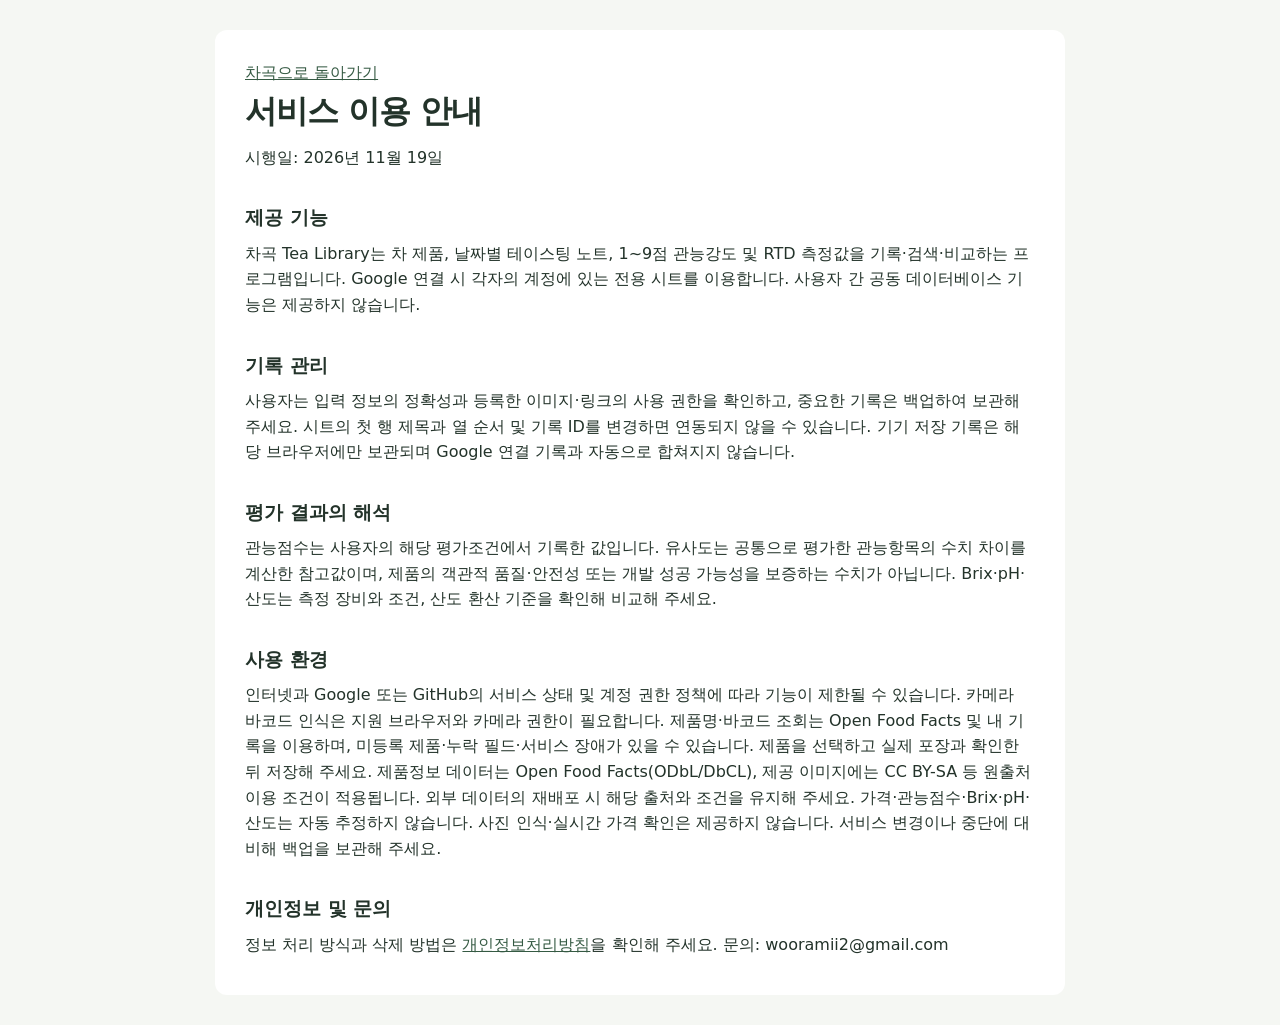
<file: terms.html>
<!doctype html><html lang="ko"><head><meta charset="utf-8"><meta name="viewport" content="width=device-width,initial-scale=1"><title>차곡 · 서비스 이용 안내</title><link rel="stylesheet" href="style.css"></head><body><article class="guide"><a href="index.html">차곡으로 돌아가기</a><h1>서비스 이용 안내</h1><p>시행일: 2026년 11월 19일</p><h2>제공 기능</h2><p>차곡 Tea Library는 차 제품, 날짜별 테이스팅 노트, 1~9점 관능강도 및 RTD 측정값을 기록·검색·비교하는 프로그램입니다. Google 연결 시 각자의 계정에 있는 전용 시트를 이용합니다. 사용자 간 공동 데이터베이스 기능은 제공하지 않습니다.</p><h2>기록 관리</h2><p>사용자는 입력 정보의 정확성과 등록한 이미지·링크의 사용 권한을 확인하고, 중요한 기록은 백업하여 보관해 주세요. 시트의 첫 행 제목과 열 순서 및 기록 ID를 변경하면 연동되지 않을 수 있습니다. 기기 저장 기록은 해당 브라우저에만 보관되며 Google 연결 기록과 자동으로 합쳐지지 않습니다.</p><h2>평가 결과의 해석</h2><p>관능점수는 사용자의 해당 평가조건에서 기록한 값입니다. 유사도는 공통으로 평가한 관능항목의 수치 차이를 계산한 참고값이며, 제품의 객관적 품질·안전성 또는 개발 성공 가능성을 보증하는 수치가 아닙니다. Brix·pH·산도는 측정 장비와 조건, 산도 환산 기준을 확인해 비교해 주세요.</p><h2>사용 환경</h2><p>인터넷과 Google 또는 GitHub의 서비스 상태 및 계정 권한 정책에 따라 기능이 제한될 수 있습니다. 카메라 바코드 인식은 지원 브라우저와 카메라 권한이 필요합니다. 제품명·바코드 조회는 Open Food Facts 및 내 기록을 이용하며, 미등록 제품·누락 필드·서비스 장애가 있을 수 있습니다. 제품을 선택하고 실제 포장과 확인한 뒤 저장해 주세요. 제품정보 데이터는 Open Food Facts(ODbL/DbCL), 제공 이미지에는 CC BY-SA 등 원출처 이용 조건이 적용됩니다. 외부 데이터의 재배포 시 해당 출처와 조건을 유지해 주세요. 가격·관능점수·Brix·pH·산도는 자동 추정하지 않습니다. 사진 인식·실시간 가격 확인은 제공하지 않습니다. 서비스 변경이나 중단에 대비해 백업을 보관해 주세요.</p><h2>개인정보 및 문의</h2><p>정보 처리 방식과 삭제 방법은 <a href="privacy.html">개인정보처리방침</a>을 확인해 주세요. 문의: wooramii2@gmail.com</p></article></body></html>
</file>
<file: style.css>
:root{--primary:#355a43;--paper:#f5f7f3;--surface:#fff;--ink:#23332a;--muted:#5d6c61;--line:#d7dfd5;--wash:#e9f0e5;--danger:#a62f31;--radius:10px;--thumb:#7a8b78;--track:#eef1eb;--font:'Malgun Gothic','Apple SD Gothic Neo',system-ui,sans-serif;scrollbar-color:var(--thumb) var(--track);scrollbar-width:auto;color-scheme:light}*{box-sizing:border-box}::-webkit-scrollbar{width:12px;height:12px}::-webkit-scrollbar-thumb{background:var(--thumb);border:3px solid var(--track);border-radius:8px}::-webkit-scrollbar-track{background:var(--track)}::-webkit-scrollbar-thumb:hover{background:var(--primary)}@media(forced-colors:active){:root{scrollbar-color:auto}}body{margin:0;background:var(--paper);color:var(--ink);font:16px/1.6 var(--font)}header{display:flex;align-items:center;justify-content:space-between;gap:24px;padding:28px 4%;background:var(--surface);border-bottom:1px solid var(--line)}h1{font-size:32px;letter-spacing:-1px;margin:0}h1 span{font-size:15px;font-weight:400;margin-left:18px;color:var(--muted)}h2{font-size:19px;margin:0}h3{font-size:16px}p{margin:8px 0}.eyebrow{font:12px Georgia,serif;letter-spacing:2px;color:var(--primary);margin:0}.actions,.toolbar{display:flex;gap:8px;align-items:center;flex-wrap:wrap}.actions a{font-size:14px}a{color:var(--primary);overflow-wrap:anywhere}button{background:var(--surface);color:var(--ink);border:1px solid var(--line);border-radius:7px;padding:9px 12px;min-height:42px;font:14px var(--font);cursor:pointer}button:hover{background:var(--wash)}button:active{transform:translateY(1px)}button:disabled{opacity:.5;cursor:not-allowed;transform:none}button.primary,button[aria-pressed=true]{background:var(--primary);color:#fff;border-color:var(--primary)}button.primary:hover{filter:brightness(.9)}:focus-visible{outline:3px solid var(--primary);outline-offset:3px}main{max-width:1600px;margin:auto;padding:0 3%}.notice{display:flex;justify-content:space-between;gap:12px;padding:15px 0;font-size:14px;min-height:62px;flex-wrap:wrap}#status{max-width:700px}nav{display:flex;gap:10px;margin:8px 0 22px;flex-wrap:wrap}nav button{min-width:78px}.workspace{display:grid;grid-template-columns:minmax(285px,.9fr) minmax(290px,1.1fr) minmax(280px,.9fr);gap:20px;align-items:start}section,aside{min-width:0}.entry,.detail{background:var(--surface);border:1px solid var(--line);padding:22px;border-radius:var(--radius)}.section-head{display:flex;align-items:center;justify-content:space-between;gap:10px;margin-bottom:16px}.muted,.help{color:var(--muted);font-size:13px}.help{margin:8px 0 15px}.required{font-size:12px;color:var(--primary)}label{display:block;font-size:14px;margin:14px 0 5px}input,select,textarea{display:block;width:100%;min-width:0;border:1px solid var(--line);background:var(--surface);color:var(--ink);border-radius:7px;padding:10px;font:16px var(--font)}textarea{resize:none;min-height:90px;overflow-y:auto}input[aria-invalid=true]{border-color:var(--danger)}.pair{display:grid;grid-template-columns:1fr 1fr;gap:10px}.input-action{display:flex;gap:6px}.input-action input{flex:1}.filters{margin-bottom:14px}.toolbar{margin:14px 0}.toolbar button{font-size:13px;padding:8px}details{border-top:1px solid var(--line);margin:20px 0 12px;padding-top:14px}summary{cursor:pointer;font-size:15px;font-weight:600}.metric{display:grid;grid-template-columns:1fr 110px;align-items:center;gap:12px;margin:8px 0}.metric label{margin:0}.metric select{font-size:14px;padding:6px}.full{width:100%}.error{color:var(--danger);min-height:26px;font-size:14px}.record{width:100%;text-align:left;padding:16px;display:grid;grid-template-columns:52px 1fr;gap:14px;margin:10px 0;border-radius:var(--radius);font-size:16px}.record.selected{border:2px solid var(--primary);padding:15px}.record strong{display:block}.record small{font-size:13px;color:var(--muted)}.mini{height:64px;display:grid;place-items:center;background:var(--wash);color:var(--primary);font:28px Georgia,serif;border-radius:6px}.tag{display:inline-block;background:var(--wash);padding:3px 9px;margin:7px 5px 0 0;border-radius:30px;font-size:12px;color:var(--primary)}.hero-image{height:200px;width:100%;object-fit:contain;background:var(--paper);border-radius:8px;margin-bottom:20px}.tea-mark{background:var(--wash);color:var(--primary);font:70px Georgia,serif;display:grid;place-items:center;height:180px;border-radius:8px;margin-bottom:20px}.empty{padding:10px 0;color:var(--muted)}.empty p{font-size:14px}.detail p{overflow-wrap:anywhere;white-space:pre-wrap}.bars{margin:20px 0}.bar{display:grid;grid-template-columns:80px 1fr 32px;gap:8px;align-items:center;font-size:13px;margin:9px 0}.bar-track{background:var(--wash);height:7px;border-radius:4px;overflow:hidden}.bar-fill{background:var(--primary);height:100%}.note{background:var(--paper);padding:13px;border-radius:7px;font-size:14px}.detail .toolbar{border-top:1px solid var(--line);padding-top:15px}.history{padding:12px 0;border-top:1px solid var(--line)}.history button{width:100%;text-align:left}.detail a{display:inline-block;margin:12px 0}footer{max-width:1600px;margin:30px auto;padding:20px 4%;font-size:13px;color:var(--muted)}dialog{border:1px solid var(--line);border-radius:12px;width:min(500px,90vw);max-height:90vh;overflow:auto;color:var(--ink);background:var(--surface)}dialog::backdrop{background:#0008}video{width:100%;max-height:320px;background:#111;margin-top:16px}.guide{max-width:850px;margin:30px auto;background:var(--surface);padding:30px;border-radius:12px}.guide h2{margin-top:32px}.guide li{margin:12px 0}.guide code{background:var(--wash);padding:3px 5px;overflow-wrap:anywhere}@media(max-width:1100px){.workspace{grid-template-columns:minmax(280px,.9fr) minmax(300px,1.1fr)}.detail{grid-column:2;grid-row:2}.entry{grid-row:1 / span 2}header{flex-wrap:wrap}}@media(max-width:700px){.workspace{display:flex;flex-direction:column}.entry,.collection,.detail{width:100%}h1 span{display:block;margin:0}header{padding:20px}main{padding:0 16px}.notice{display:block}.notice span{display:block}.entry,.detail{padding:18px}.guide{margin:15px;padding:20px}button{min-height:44px}}@media(prefers-reduced-motion:reduce){*{scroll-behavior:auto!important;transition:none!important}}

/* Header refresh and entry reset */
.brand-home{display:block;color:var(--ink);text-decoration:none;border-radius:7px}.brand-home:hover{color:var(--primary)}#reset-entry{white-space:nowrap}#reset-dialog{max-width:460px}#reset-dialog p{font-size:15px}#reset-dialog .toolbar{justify-content:flex-end}
</file>
<file: rtd.css>
#rtd-fields{margin:20px 0 10px;padding:14px;border:1px solid var(--line);border-radius:var(--radius);min-width:0}#rtd-fields legend{font-size:14px;color:var(--primary);padding:0 6px}
</file>
<file: lookup.css>
.lookup-actions{display:flex;gap:6px;align-items:stretch}.lookup-actions input{flex:1;min-width:0}.lookup-actions button{flex-shrink:0}.lookup-panel{margin:14px 0;padding:14px;border:1px solid var(--line);background:var(--paper);border-radius:var(--radius)}.lookup-panel h3{margin:0 0 8px}.lookup-panel p{font-size:14px}.lookup-candidate{display:block;width:100%;text-align:left;margin:8px 0;padding:12px}.lookup-candidate strong,.lookup-candidate small{display:block;overflow-wrap:anywhere}.lookup-candidate small{color:var(--muted);margin-top:4px}.lookup-choice{display:flex;align-items:start;gap:9px;margin:10px 0;cursor:pointer;font-size:14px;overflow-wrap:anywhere}.lookup-choice input{width:18px;height:18px;flex-shrink:0;margin:3px 0 0}.lookup-current{display:block;color:var(--muted);font-size:13px}.lookup-preview-image{display:block;max-width:100%;width:100%;height:145px;object-fit:contain;margin:10px 0}.lookup-source{font-size:13px;overflow-wrap:anywhere}.lookup-panel .toolbar{margin-bottom:0}.lookup-panel a{font-size:13px}.source-note{font-size:13px;color:var(--muted);overflow-wrap:anywhere}@media(max-width:380px){.lookup-actions{flex-wrap:wrap}.lookup-actions input{flex-basis:100%}}
[hidden]{display:none!important}
.lookup-actions.barcode-input-actions{flex-wrap:nowrap}.barcode-input-actions input{flex-basis:auto}.barcode-search-actions{margin:8px 0 0}.barcode-search-actions button{font-size:14px}
</file>
<file: camera.css>
#camera-dialog{width:min(640px,94vw)}#camera-settings{padding:12px;border:1px solid var(--line);border-radius:var(--radius);margin:12px 0;min-width:0}#camera-settings legend{font-size:14px;padding:0 6px}#camera-settings label{margin-top:8px}#camera-settings .help{margin-bottom:6px}#camera-focus-distance{padding:0;accent-color:var(--primary)}#camera-settings-status{min-height:24px;font-size:14px}#camera-actual-resolution{font-variant-numeric:tabular-nums}#camera-manual-focus label{display:flex;justify-content:space-between;gap:8px}#camera-dialog video{max-height:340px}.external-searches{display:flex;flex-wrap:wrap;gap:8px;margin-top:12px}.external-searches a{border:1px solid var(--line);border-radius:7px;padding:7px 10px;background:var(--surface)}.external-searches a:hover{background:var(--wash)}
#camera-dialog video{object-fit:contain}
</file>
<file: catalog.css>
/* Reviewed search → product → dated tasting workspace. Tokens belong to style.css. */
.flow-guide{background:var(--wash);padding:14px 20px;border-radius:var(--radius);font-size:14px;margin:0 0 20px}.flow-guide span{margin:0 14px;color:var(--muted)}
.catalog-workspace{grid-template-columns:minmax(270px,.85fr) minmax(330px,1.15fr) minmax(300px,1fr)}
.catalog-workspace .entry{grid-row:auto;grid-column:auto}.catalog-workspace .eyebrow{margin-bottom:7px}.catalog-workspace .help{font-size:14px}
.product-image-preview{display:flex;align-items:center;justify-content:center;gap:15px;min-height:155px;padding:12px;background:var(--paper);border-radius:8px;margin:14px 0}.product-image-preview .tea-mark{height:130px;width:100px;margin:0;font-size:60px}.product-image-preview img{width:100%;height:155px;object-fit:contain}.product-image-preview p{max-width:155px}
#product-state{background:var(--wash);padding:10px;border-radius:7px}.tasting-product{font-size:14px;padding:12px;background:var(--wash);border-radius:7px;margin:16px 0}
#tasting-fields{border:0;padding:0;margin:0;min-width:0}#tasting-fields:disabled{opacity:.6}#tasting-fields .section-head{margin:0}#tasting-fields .section-head .help{margin:0}#reset-tasting{white-space:nowrap;font-size:13px}
.library-workspace{display:grid;grid-template-columns:minmax(0,1.1fr) minmax(0,1fr);gap:24px;align-items:start;border-top:1px solid var(--line);margin-top:32px;padding-top:28px}.library-workspace .detail{grid-row:auto;grid-column:auto}.collection nav{margin-bottom:12px}
.record-thumb{width:52px;height:64px;object-fit:contain;background:var(--paper);border-radius:6px}.lookup-candidate .candidate-image{width:50px;height:65px;object-fit:contain;float:left;margin:0 12px 6px 0}.lookup-candidate::after{content:'';display:block;clear:both}.lookup-candidate .candidate-fields{color:var(--primary)}
.product-meta{margin-top:16px}.product-meta dt{font-size:14px;color:var(--muted);margin-top:12px}.product-meta dd{margin:3px 0;overflow-wrap:anywhere;white-space:pre-wrap}#lookup-search{flex:1}.search-entry #new-product{margin-top:16px}#reset-dialog .toolbar{gap:10px}
@media(max-width:1150px){.catalog-workspace{grid-template-columns:minmax(260px,.85fr) minmax(320px,1.15fr)}.catalog-workspace .tasting-entry{grid-column:1 / -1}.tasting-entry #sensory{display:grid;grid-template-columns:1fr 1fr;gap:0 24px}}
@media(max-width:740px){.catalog-workspace,.library-workspace{display:flex;flex-direction:column}.catalog-workspace>.entry,.library-workspace>section,.library-workspace>aside{width:100%}.tasting-entry #sensory{display:block}.flow-guide span{margin:0 5px}.flow-guide{padding:12px;font-size:13px}.library-workspace{gap:20px}.catalog-workspace .entry{padding:18px}}

.sr-only{position:absolute;width:1px;height:1px;padding:0;margin:-1px;overflow:hidden;clip:rect(0,0,0,0);white-space:nowrap;border:0}

.lookup-candidate[aria-pressed=true]{background:var(--wash);border:2px solid var(--primary);color:var(--ink);padding:11px}

.lookup-candidate .candidate-fields{display:block;background:#e7f0fa;color:#174c78;border-left:3px solid #39759f;border-radius:4px;padding:7px 9px;margin-top:9px;font-weight:600;clear:both}.product-shortcut{display:inline-block;font-size:14px;margin:7px 0;padding:6px 12px;border:1px solid var(--line);border-radius:7px;background:var(--wash)}.product-shortcut:hover{background:var(--line)}
.danger-text{color:var(--danger)}
button.primary.destructive{color:#fff;background:var(--danger);border-color:var(--danger)}
</file>
